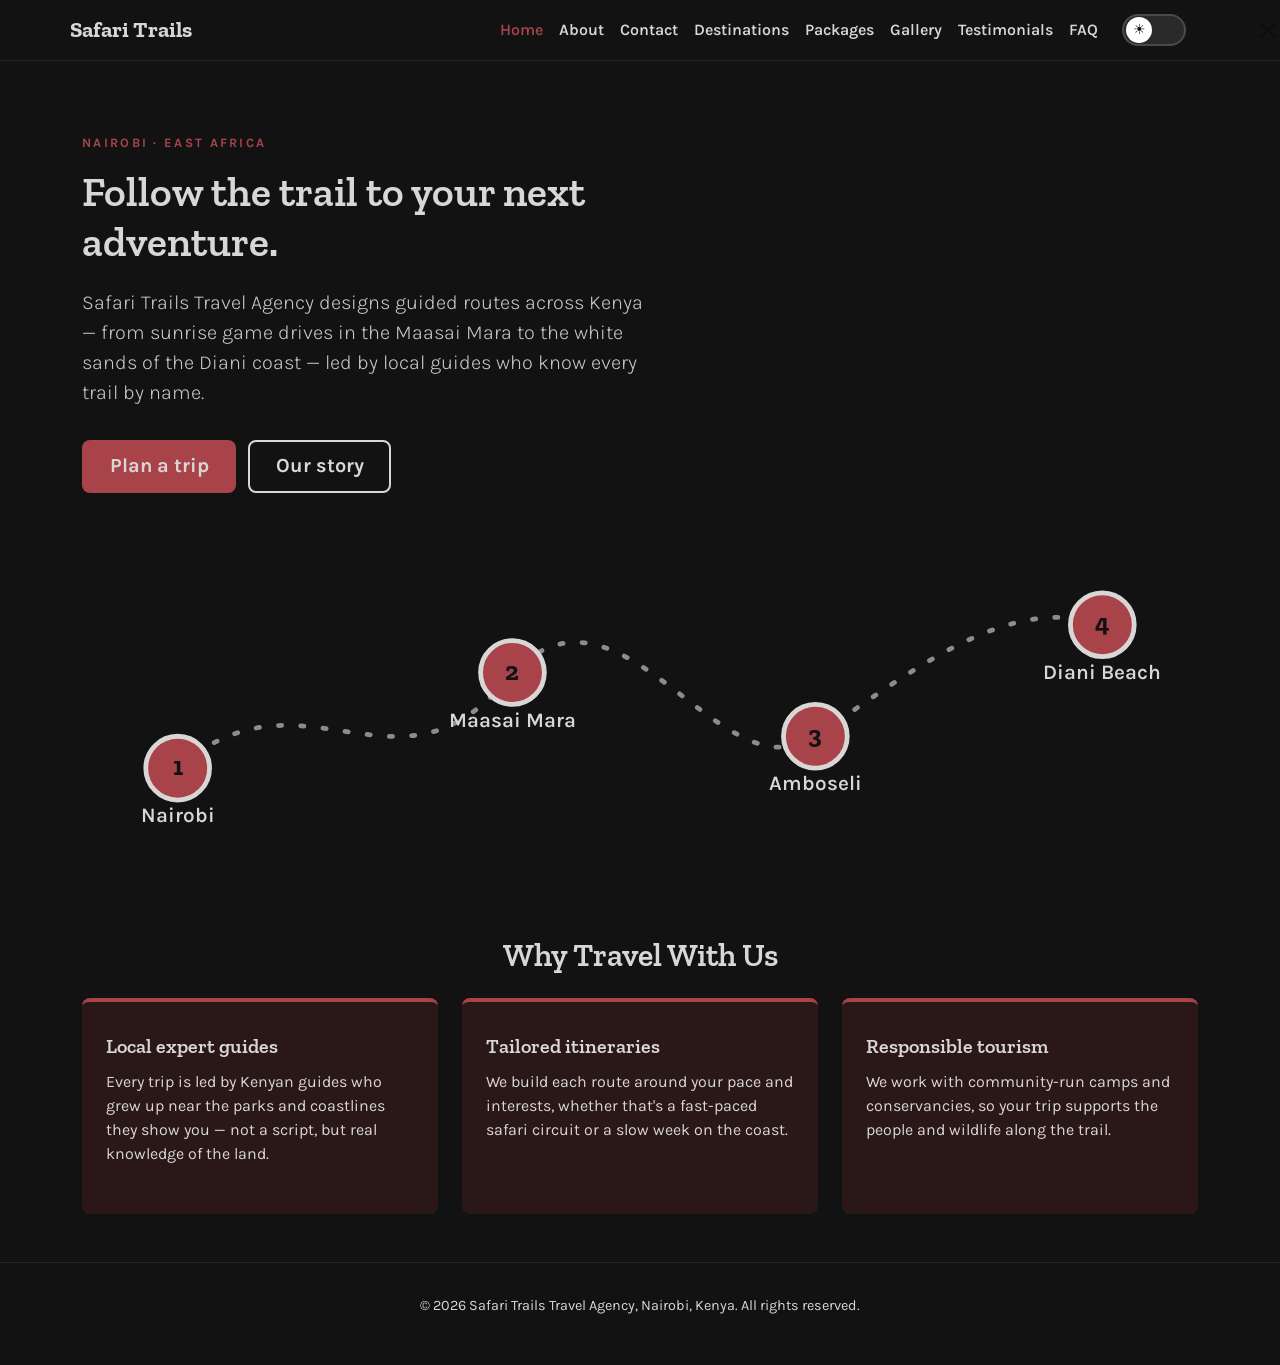
<file: index.html>
<!DOCTYPE html>
<html lang="en">
<head>
  <meta charset="UTF-8">
  <meta name="viewport" content="width=device-width, initial-scale=1.0">
  <title>Safari Trails Travel Agency | Kenya Safari &amp; Travel Specialists</title>
  <meta name="description" content="Safari Trails Travel Agency designs guided safari and getaway routes across Kenya, from the Maasai Mara to the Diani coast.">

  <!-- Bootstrap 5 -->
  <link href="https://cdn.jsdelivr.net/npm/bootstrap@5.3.3/dist/css/bootstrap.min.css" rel="stylesheet">

  <!-- Custom styles -->
  <link rel="stylesheet" href="css/style.css">
</head>
<body>

  <!-- Navigation -->
  <header>
    <nav class="navbar navbar-expand-lg navbar-dark sticky-top">
      <div class="container">
        <a class="navbar-brand" href="index.html">Safari Trails</a>
        <button class="navbar-toggler" type="button" data-bs-toggle="collapse" data-bs-target="#mainNav" aria-controls="mainNav" aria-expanded="false" aria-label="Toggle navigation">
          <span class="navbar-toggler-icon"></span>
        </button>
        <div class="collapse navbar-collapse" id="mainNav">
          <ul class="navbar-nav ms-auto">
            <li class="nav-item"><a class="nav-link active" aria-current="page" href="index.html">Home</a></li>
            <li class="nav-item"><a class="nav-link" href="about.html">About</a></li>
            <li class="nav-item"><a class="nav-link" href="contact.html">Contact</a></li>
            <li class="nav-item"><a class="nav-link" href="destinations.html">Destinations</a></li>
            <li class="nav-item"><a class="nav-link" href="packages.html">Packages</a></li>
            <li class="nav-item"><a class="nav-link" href="gallery.html">Gallery</a></li>
            <li class="nav-item"><a class="nav-link" href="testimonials.html">Testimonials</a></li>
            <li class="nav-item"><a class="nav-link" href="faq.html">FAQ</a></li>
          </ul>
        </div>

        <!-- Dark / light mode toggle switch -->
        <div class="theme-switch ms-3" id="themeToggle" role="button" aria-label="Toggle light and dark mode">
          <div class="theme-switch-track">
            <span class="theme-switch-thumb">
              <span class="theme-icon sun">&#9728;</span>
              <span class="theme-icon moon">&#9790;</span>
            </span>
          </div>
        </div>
      </div>
      <button type="button" class="btn-close" disabled aria-label="Close"></button>
    </nav>
  </header>

  <!-- Hero -->
  <section class="hero">
    <div class="container">
      <div class="row align-items-center">
        <div class="col-lg-7">
          <p class="eyebrow">Nairobi &middot; East Africa</p>
          <h1>Follow the trail to your next adventure.</h1>
          <p class="lead">
            Safari Trails Travel Agency designs guided routes across Kenya
            &mdash; from sunrise game drives in the Maasai Mara to the white
            sands of the Diani coast &mdash; led by local guides who know
            every trail by name.
          </p>
          <a href="contact.html" class="btn btn-trail btn-lg">Plan a trip</a>
          <a href="about.html" class="btn btn-trail-outline btn-lg">Our story</a>
        </div>
      </div>

      <!-- Signature element: the Safari Trails route map -->
      <svg class="trail-map" viewBox="0 0 700 200" xmlns="http://www.w3.org/2000/svg"
           role="img" aria-label="Route map showing the Safari Trails journey from Nairobi to the Maasai Mara, Amboseli and Diani Beach">
        <path class="trail-path" d="M60,150 C140,80 200,180 270,90 C340,20 400,170 460,130 C520,90 580,40 640,60" />
        <g class="trail-stop">
          <circle cx="60" cy="150" r="20"/>
          <text class="stop-number" x="60" y="151">1</text>
          <text class="stop-label" x="60" y="184">Nairobi</text>
        </g>
        <g class="trail-stop">
          <circle cx="270" cy="90" r="20"/>
          <text class="stop-number" x="270" y="91">2</text>
          <text class="stop-label" x="270" y="124">Maasai Mara</text>
        </g>
        <g class="trail-stop">
          <circle cx="460" cy="130" r="20"/>
          <text class="stop-number" x="460" y="131">3</text>
          <text class="stop-label" x="460" y="164">Amboseli</text>
        </g>
        <g class="trail-stop">
          <circle cx="640" cy="60" r="20"/>
          <text class="stop-number" x="640" y="61">4</text>
          <text class="stop-label" x="640" y="94">Diani Beach</text>
        </g>
      </svg>
    </div>
  </section>

  <!-- Why travel with us -->
  <section class="py-5">
    <div class="container">
      <h2 class="text-center mb-4">Why Travel With Us</h2>
      <div class="row g-4">
        <div class="col-md-4">
          <div class="value-card">
            <h3>Local expert guides</h3>
            <p>Every trip is led by Kenyan guides who grew up near the
              parks and coastlines they show you &mdash; not a script,
              but real knowledge of the land.</p>
          </div>
        </div>
        <div class="col-md-4">
          <div class="value-card">
            <h3>Tailored itineraries</h3>
            <p>We build each route around your pace and interests,
              whether that's a fast-paced safari circuit or a slow week
              on the coast.</p>
          </div>
        </div>
        <div class="col-md-4">
          <div class="value-card">
            <h3>Responsible tourism</h3>
            <p>We work with community-run camps and conservancies,
              so your trip supports the people and wildlife along
              the trail.</p>
          </div>
        </div>
      </div>
    </div>
  </section>

  <!-- Footer -->
  <footer>
    <div class="container">
      <p>&copy; 2026 Safari Trails Travel Agency, Nairobi, Kenya. All rights reserved.</p>
    </div>
  </footer>

  <!-- Bootstrap JS -->
  <script src="https://cdn.jsdelivr.net/npm/bootstrap@5.3.3/dist/js/bootstrap.bundle.min.js"></script>
  <script src="js/script.js"></script>
  
</body>
</html>
</file>
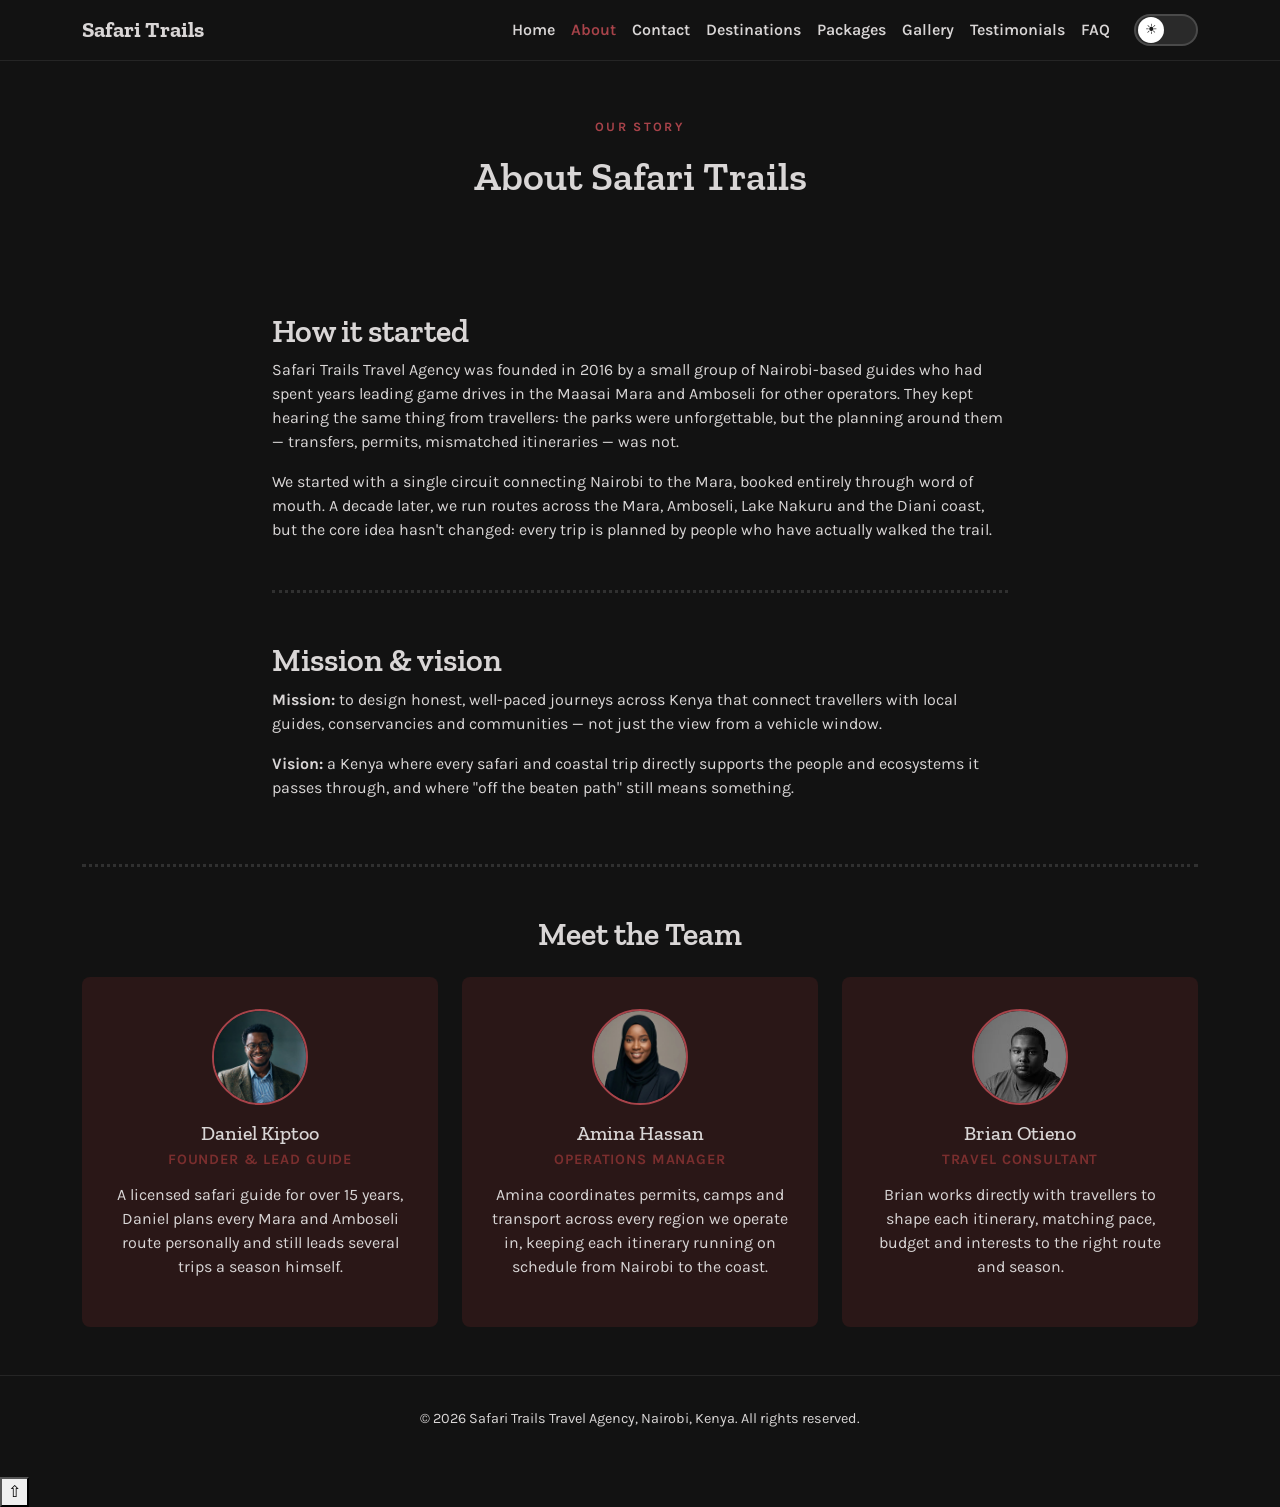
<file: about.html>
<!DOCTYPE html>
<html lang="en">
<head>
  <meta charset="UTF-8">
  <meta name="viewport" content="width=device-width, initial-scale=1.0">
  <title>About Us | Safari Trails Travel Agency</title>
  <meta name="description" content="Learn about Safari Trails Travel Agency, a Nairobi-based team designing guided safari and coastal routes across Kenya.">

  <!-- Bootstrap 5 CSS for responsive grid and components -->
  <link href="https://cdn.jsdelivr.net/npm/bootstrap@5.3.3/dist/css/bootstrap.min.css" rel="stylesheet">
  <!-- Custom Safari Trails styles -->
  <link rel="stylesheet" href="css/style.css">
</head>
<body>

  <!-- Site Header & Navigation -->
  <header>
    <nav class="navbar navbar-expand-lg navbar-dark sticky-top">
      <div class="container">

        <!-- Brand name links back to homepage -->
        <a class="navbar-brand" href="index.html">Safari Trails</a>

        <!-- Hamburger button — collapses navbar on mobile -->
        <button class="navbar-toggler" type="button" data-bs-toggle="collapse" data-bs-target="#mainNav" aria-controls="mainNav" aria-expanded="false" aria-label="Toggle navigation">
          <span class="navbar-toggler-icon"></span>
        </button>

        <!-- Navigation links — About is marked active on this page -->
        <div class="collapse navbar-collapse" id="mainNav">
          <ul class="navbar-nav ms-auto">
            <li class="nav-item"><a class="nav-link" href="index.html">Home</a></li>
            <li class="nav-item"><a class="nav-link active" aria-current="page" href="about.html">About</a></li>
            <li class="nav-item"><a class="nav-link" href="contact.html">Contact</a></li>
            <li class="nav-item"><a class="nav-link" href="destinations.html">Destinations</a></li>
            <li class="nav-item"><a class="nav-link" href="packages.html">Packages</a></li>
            <li class="nav-item"><a class="nav-link" href="gallery.html">Gallery</a></li>
            <li class="nav-item"><a class="nav-link" href="testimonials.html">Testimonials</a></li>
            <li class="nav-item"><a class="nav-link" href="faq.html">FAQ</a></li>
          </ul>
        </div>

        <!-- Dark / light mode toggle switch -->
        <div class="theme-switch ms-3" id="themeToggle" role="button" aria-label="Toggle light and dark mode">
          <div class="theme-switch-track">
            <span class="theme-switch-thumb">
              <span class="theme-icon sun">&#9728;</span>
              <span class="theme-icon moon">&#9790;</span>
            </span>
          </div>
        </div>

      </div>
    </nav>
  </header>

  <!-- Page Header Banner -->
  <section class="page-header">
    <div class="container">
      <p class="eyebrow">Our Story</p>
      <h1>About Safari Trails</h1>
    </div>
  </section>

  <!-- Main About Section -->
  <section class="py-5">
    <div class="container">

      <!-- Centred text column for the story and mission -->
      <div class="row justify-content-center">
        <div class="col-lg-8">

          <!-- How the agency was founded -->
          <h2>How it started</h2>
          <p>
            Safari Trails Travel Agency was founded in 2016 by a small group
            of Nairobi-based guides who had spent years leading game drives
            in the Maasai Mara and Amboseli for other operators. They kept
            hearing the same thing from travellers: the parks were
            unforgettable, but the planning around them &mdash; transfers,
            permits, mismatched itineraries &mdash; was not.
          </p>
          <p>
            We started with a single circuit connecting Nairobi to the Mara,
            booked entirely through word of mouth. A decade later, we run
            routes across the Mara, Amboseli, Lake Nakuru and the Diani
            coast, but the core idea hasn't changed: every trip is planned
            by people who have actually walked the trail.
          </p>

          <!-- Decorative divider line -->
          <hr class="trail-divider">

          <!-- Agency mission and vision statements -->
          <h2>Mission &amp; vision</h2>
          <p>
            <strong>Mission:</strong> to design honest, well-paced journeys
            across Kenya that connect travellers with local guides,
            conservancies and communities &mdash; not just the view from
            a vehicle window.
          </p>
          <p>
            <strong>Vision:</strong> a Kenya where every safari and coastal
            trip directly supports the people and ecosystems it passes
            through, and where "off the beaten path" still means something.
          </p>

        </div>
      </div>

      <!-- Decorative divider before team section -->
      <hr class="trail-divider">

      <!-- Team Section — 3 cards in a responsive grid -->
      <h2 class="text-center mb-4">Meet the Team</h2>
      <div class="row g-4 justify-content-center">

        <!-- Team member 1: Founder and Lead Guide -->
        <div class="col-md-4">
          <div class="team-card">
            <img src="images/image1 (1).jpg" alt="Daniel Kiptoo, Founder and Lead Guide" class="team-photo">
            <h3 class="h5 mb-1">Daniel Kiptoo</h3>
            <p class="role">Founder &amp; Lead Guide</p>
            <p>
              A licensed safari guide for over 15 years, Daniel plans every
              Mara and Amboseli route personally and still leads several
              trips a season himself.
            </p>
          </div>
        </div>

        <!-- Team member 2: Operations Manager -->
        <div class="col-md-4">
          <div class="team-card">
            <img src="images/image3.jpeg" alt="Amina Hassan, Operations Manager" class="team-photo">
            <h3 class="h5 mb-1">Amina Hassan</h3>
            <p class="role">Operations Manager</p>
            <p>
              Amina coordinates permits, camps and transport across every
              region we operate in, keeping each itinerary running on
              schedule from Nairobi to the coast.
            </p>
          </div>
        </div>

        <!-- Team member 3: Travel Consultant -->
        <div class="col-md-4">
          <div class="team-card">
            <img src="images/image2 (2).jpg" alt="Brian Otieno, Travel Consultant" class="team-photo">
            <h3 class="h5 mb-1">Brian Otieno</h3>
            <p class="role">Travel Consultant</p>
            <p>
              Brian works directly with travellers to shape each
              itinerary, matching pace, budget and interests to the
              right route and season.
            </p>
          </div>
        </div>

      </div>

    </div>
  </section>

  <!-- Site Footer -->
  <footer>
    <div class="container">
      <p>&copy; 2026 Safari Trails Travel Agency, Nairobi, Kenya. All rights reserved.</p>
    </div>
  </footer>

  <!-- Bootstrap JS — required for navbar collapse on mobile -->
  <script src="https://cdn.jsdelivr.net/npm/bootstrap@5.3.3/dist/js/bootstrap.bundle.min.js"></script>
  <!-- Custom JavaScript for form validation and filters -->
  <script src="js/script.js"></script>
  <!-- Back to top button — appears after scrolling down -->
<button id="backToTop" title="Back to top">&#8679;</button>
</body>
</html>
</file>
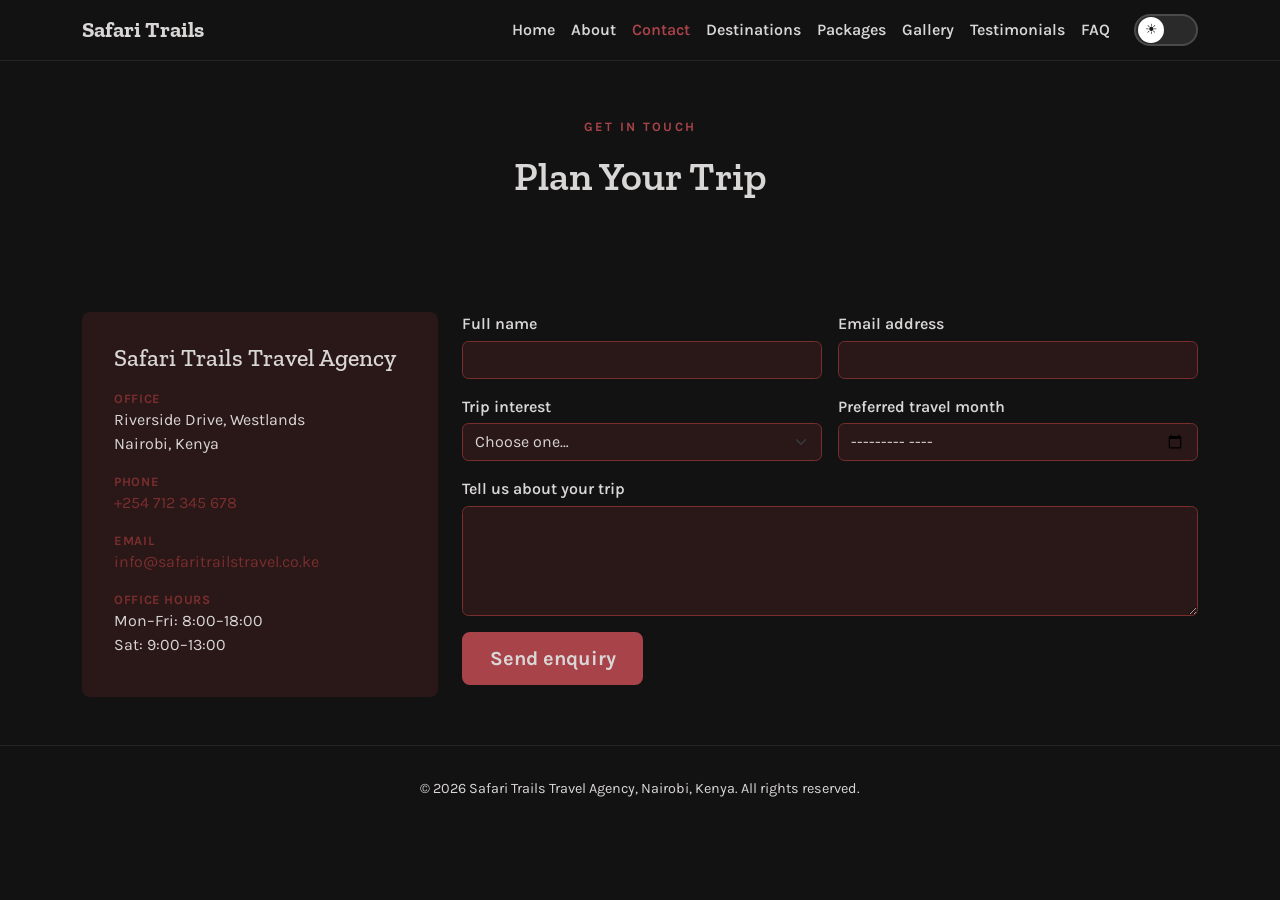
<file: contact.html>
<!DOCTYPE html>
<html lang="en">
<head>
  <meta charset="UTF-8">
  <meta name="viewport" content="width=device-width, initial-scale=1.0">
  <title>Contact Us | Safari Trails Travel Agency</title>
  <meta name="description" content="Get in touch with Safari Trails Travel Agency to plan a safari or coastal trip across Kenya.">

  <!-- Bootstrap 5 CSS for responsive grid and components -->
  <link href="https://cdn.jsdelivr.net/npm/bootstrap@5.3.3/dist/css/bootstrap.min.css" rel="stylesheet">
  <!-- Custom Safari Trails styles -->
  <link rel="stylesheet" href="css/style.css">
</head>
<body>

  <!-- Site Header & Navigation -->
  <header>
    <nav class="navbar navbar-expand-lg navbar-dark sticky-top">
      <div class="container">

        <!-- Brand name links back to homepage -->
        <a class="navbar-brand" href="index.html">Safari Trails</a>

        <!-- Hamburger button — collapses navbar on mobile -->
        <button class="navbar-toggler" type="button" data-bs-toggle="collapse" data-bs-target="#mainNav" aria-controls="mainNav" aria-expanded="false" aria-label="Toggle navigation">
          <span class="navbar-toggler-icon"></span>
        </button>

        <!-- Navigation links — Contact is marked active on this page -->
        <div class="collapse navbar-collapse" id="mainNav">
          <ul class="navbar-nav ms-auto">
            <li class="nav-item"><a class="nav-link" href="index.html">Home</a></li>
            <li class="nav-item"><a class="nav-link" href="about.html">About</a></li>
            <li class="nav-item"><a class="nav-link active" aria-current="page" href="contact.html">Contact</a></li>
            <li class="nav-item"><a class="nav-link" href="destinations.html">Destinations</a></li>
            <li class="nav-item"><a class="nav-link" href="packages.html">Packages</a></li>
            <li class="nav-item"><a class="nav-link" href="gallery.html">Gallery</a></li>
            <li class="nav-item"><a class="nav-link" href="testimonials.html">Testimonials</a></li>
            <li class="nav-item"><a class="nav-link" href="faq.html">FAQ</a></li>
          </ul>
        </div>

        <!-- Dark / light mode toggle switch -->
        <div class="theme-switch ms-3" id="themeToggle" role="button" aria-label="Toggle light and dark mode">
          <div class="theme-switch-track">
            <span class="theme-switch-thumb">
              <span class="theme-icon sun">&#9728;</span>
              <span class="theme-icon moon">&#9790;</span>
            </span>
          </div>
        </div>

      </div>
    </nav>
  </header>

  <!-- Page Header Banner -->
  <section class="page-header">
    <div class="container">
      <p class="eyebrow">Get In Touch</p>
      <h1>Plan Your Trip</h1>
    </div>
  </section>

  <!-- Contact Section — info card on the left, form on the right -->
  <section class="py-5">
    <div class="container">
      <div class="row g-4">

        <!-- Left column: office contact details -->
        <div class="col-lg-4">
          <div class="contact-info-card">
            <h2 class="h4">Safari Trails Travel Agency</h2>

            <!-- Definition list for contact details -->
            <dl class="mb-0">
              <dt>Office</dt>
              <dd>Riverside Drive, Westlands<br>Nairobi, Kenya</dd>

              <!-- Clickable phone number -->
              <dt>Phone</dt>
              <dd><a href="tel:+254712345678">+254 712 345 678</a></dd>

              <!-- Clickable email address -->
              <dt>Email</dt>
              <dd><a href="mailto:info@safaritrailstravel.co.ke">info@safaritrailstravel.co.ke</a></dd>

              <dt>Office Hours</dt>
              <dd>Mon&ndash;Fri: 8:00&ndash;18:00<br>Sat: 9:00&ndash;13:00</dd>
            </dl>
          </div>
        </div>

        <!-- Right column: enquiry form -->
        <!-- novalidate disables browser default validation so JS validation runs instead -->
        <div class="col-lg-8">
          <form class="contact-form" novalidate>
            <div class="row g-3">

              <!-- Full name field -->
              <div class="col-md-6">
                <label for="fullName" class="form-label">Full name</label>
                <input type="text" class="form-control" id="fullName" name="fullName" required>
              </div>

              <!-- Email address field -->
              <div class="col-md-6">
                <label for="email" class="form-label">Email address</label>
                <input type="email" class="form-control" id="email" name="email" required>
              </div>

              <!-- Trip interest dropdown -->
              <div class="col-md-6">
                <label for="tripInterest" class="form-label">Trip interest</label>
                <select class="form-select" id="tripInterest" name="tripInterest" required>
                  <option value="" selected disabled>Choose one&hellip;</option>
                  <option value="safari">Safari (Mara, Amboseli, Nakuru)</option>
                  <option value="coastal">Coastal (Diani, Lamu)</option>
                  <option value="mountain">Mountain &amp; highlands</option>
                  <option value="custom">Custom / not sure yet</option>
                </select>
              </div>

              <!-- Preferred travel month picker -->
              <div class="col-md-6">
                <label for="travelDate" class="form-label">Preferred travel month</label>
                <input type="month" class="form-control" id="travelDate" name="travelDate">
              </div>

              <!-- Free text message field -->
              <div class="col-12">
                <label for="message" class="form-label">Tell us about your trip</label>
                <textarea class="form-control" id="message" name="message" rows="4" required></textarea>
              </div>

              <!-- Submit button — triggers JS validation on click -->
              <div class="col-12">
                <button type="submit" class="btn btn-trail btn-lg">Send enquiry</button>
              </div>

            </div>
          </form>
        </div>

      </div>
    </div>
  </section>

  <!-- Site Footer -->
  <footer>
    <div class="container">
      <p>&copy; 2026 Safari Trails Travel Agency, Nairobi, Kenya. All rights reserved.</p>
    </div>
  </footer>

  <!-- Bootstrap JS — required for navbar collapse on mobile -->
  <script src="https://cdn.jsdelivr.net/npm/bootstrap@5.3.3/dist/js/bootstrap.bundle.min.js"></script>
  <!-- Custom JavaScript for form validation and filters -->
  <script src="js/script.js"></script>
  
</body>
</html>
</file>
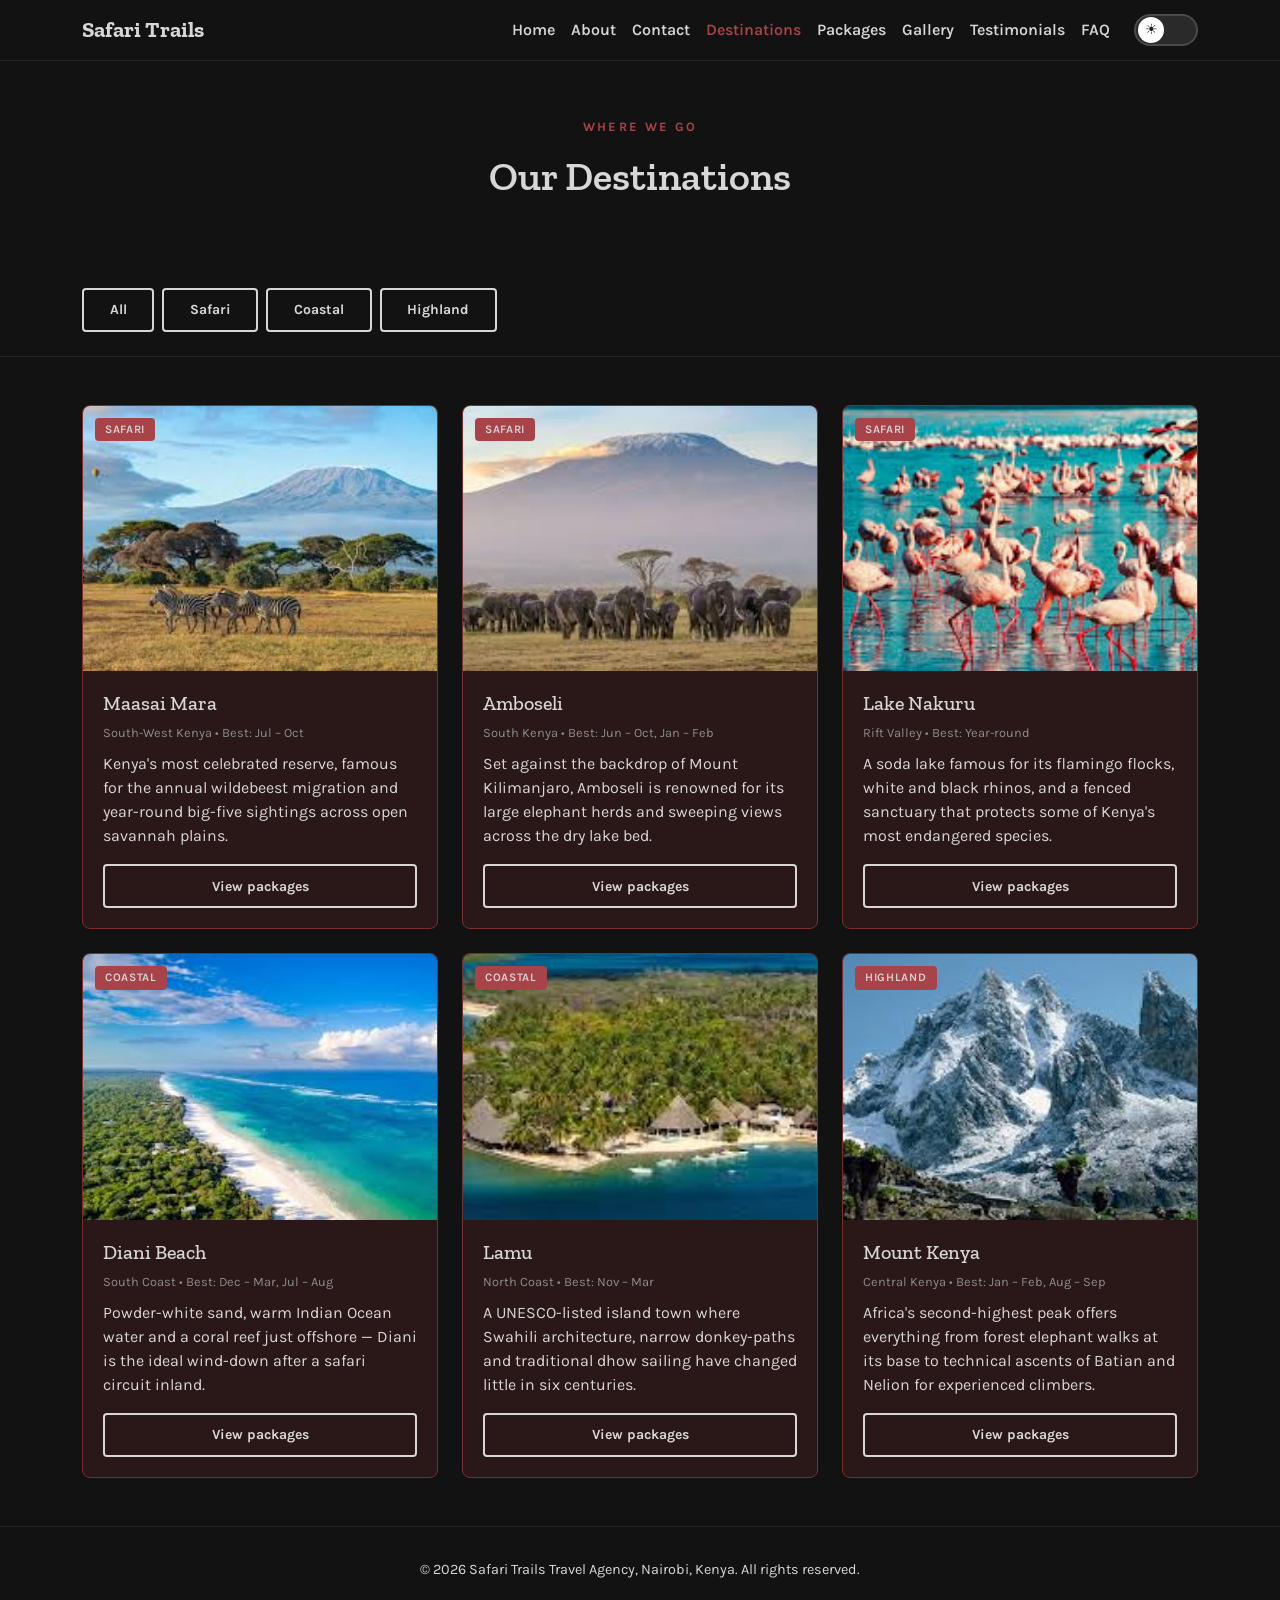
<file: destinations.html>
<!DOCTYPE html>
<html lang="en">
<head>
  <meta charset="UTF-8">
  <meta name="viewport" content="width=device-width, initial-scale=1.0">
  <title>Destinations | Safari Trails Travel Agency</title>
  <meta name="description" content="Explore Kenya's top safari and coastal destinations with Safari Trails — from the Maasai Mara to Diani Beach and Lake Nakuru.">

  <!-- Bootstrap 5 CSS for responsive grid and components -->
  <link href="https://cdn.jsdelivr.net/npm/bootstrap@5.3.3/dist/css/bootstrap.min.css" rel="stylesheet">
  <!-- Custom Safari Trails styles -->
  <link rel="stylesheet" href="css/style.css">
</head>
<body>

  <!-- Site Header & Navigation -->
  <header>
    <nav class="navbar navbar-expand-lg navbar-dark sticky-top">
      <div class="container">

        <!-- Brand name links back to homepage -->
        <a class="navbar-brand" href="index.html">Safari Trails</a>

        <!-- Hamburger button — collapses navbar on mobile -->
        <button class="navbar-toggler" type="button" data-bs-toggle="collapse" data-bs-target="#mainNav" aria-controls="mainNav" aria-expanded="false" aria-label="Toggle navigation">
          <span class="navbar-toggler-icon"></span>
        </button>

        <!-- Navigation links — Destinations is marked active on this page -->
        <div class="collapse navbar-collapse" id="mainNav">
          <ul class="navbar-nav ms-auto">
            <li class="nav-item"><a class="nav-link" href="index.html">Home</a></li>
            <li class="nav-item"><a class="nav-link" href="about.html">About</a></li>
            <li class="nav-item"><a class="nav-link" href="contact.html">Contact</a></li>
            <li class="nav-item"><a class="nav-link active" aria-current="page" href="destinations.html">Destinations</a></li>
            <li class="nav-item"><a class="nav-link" href="packages.html">Packages</a></li>
            <li class="nav-item"><a class="nav-link" href="gallery.html">Gallery</a></li>
            <li class="nav-item"><a class="nav-link" href="testimonials.html">Testimonials</a></li>
            <li class="nav-item"><a class="nav-link" href="faq.html">FAQ</a></li>
          </ul>
        </div>

        <!-- Dark / light mode toggle switch -->
        <div class="theme-switch ms-3" id="themeToggle" role="button" aria-label="Toggle light and dark mode">
          <div class="theme-switch-track">
            <span class="theme-switch-thumb">
              <span class="theme-icon sun">&#9728;</span>
              <span class="theme-icon moon">&#9790;</span>
            </span>
          </div>
        </div>

      </div>
    </nav>
  </header>

  <!-- Page Header Banner -->
  <section class="page-header">
    <div class="container">
      <p class="eyebrow">Where We Go</p>
      <h1>Our Destinations</h1>
    </div>
  </section>

  <!-- Filter buttons — lets users filter cards by category -->
  <section class="py-4 bg-light border-bottom">
    <div class="container">
      <div class="d-flex flex-wrap gap-2" id="destinationFilters">
        <!-- All button is active by default -->
        <button class="btn btn-trail btn-sm filter-btn active" data-filter="all">All</button>
        <button class="btn btn-trail-outline btn-sm filter-btn" data-filter="safari">Safari</button>
        <button class="btn btn-trail-outline btn-sm filter-btn" data-filter="coastal">Coastal</button>
        <button class="btn btn-trail-outline btn-sm filter-btn" data-filter="highland">Highland</button>
      </div>
    </div>
  </section>

  <!-- Destinations Grid — 6 cards filtered by data-category -->
  <section class="py-5">
    <div class="container">
      <div class="row g-4" id="destinationGrid">

        <!-- Card 1: Maasai Mara — Safari -->
        <div class="col-md-6 col-lg-4 destination-card-wrapper" data-category="safari">
          <div class="destination-card">
            <div class="destination-img-wrap">
              <img src="images/mara.jpg" alt="Wildebeest crossing the Maasai Mara river at dawn" class="destination-img">
              <span class="destination-badge">Safari</span>
            </div>
            <div class="destination-body">
              <h2 class="h5">Maasai Mara</h2>
              <p class="destination-meta">South-West Kenya &bull; Best: Jul – Oct</p>
              <p>Kenya's most celebrated reserve, famous for the annual wildebeest migration and year-round big-five sightings across open savannah plains.</p>
              <a href="packages.html" class="btn btn-trail-outline btn-sm">View packages</a>
            </div>
          </div>
        </div>

        <!-- Card 2: Amboseli — Safari -->
        <div class="col-md-6 col-lg-4 destination-card-wrapper" data-category="safari">
          <div class="destination-card">
            <div class="destination-img-wrap">
              <img src="images/amboseli.jpg" alt="Elephants walking below Mount Kilimanjaro in Amboseli" class="destination-img">
              <span class="destination-badge">Safari</span>
            </div>
            <div class="destination-body">
              <h2 class="h5">Amboseli</h2>
              <p class="destination-meta">South Kenya &bull; Best: Jun – Oct, Jan – Feb</p>
              <p>Set against the backdrop of Mount Kilimanjaro, Amboseli is renowned for its large elephant herds and sweeping views across the dry lake bed.</p>
              <a href="packages.html" class="btn btn-trail-outline btn-sm">View packages</a>
            </div>
          </div>
        </div>

        <!-- Card 3: Lake Nakuru — Safari -->
        <div class="col-md-6 col-lg-4 destination-card-wrapper" data-category="safari">
          <div class="destination-card">
            <div class="destination-img-wrap">
              <img src="images/nakuru.jpg" alt="Flamingos on the shores of Lake Nakuru" class="destination-img">
              <span class="destination-badge">Safari</span>
            </div>
            <div class="destination-body">
              <h2 class="h5">Lake Nakuru</h2>
              <p class="destination-meta">Rift Valley &bull; Best: Year-round</p>
              <p>A soda lake famous for its flamingo flocks, white and black rhinos, and a fenced sanctuary that protects some of Kenya's most endangered species.</p>
              <a href="packages.html" class="btn btn-trail-outline btn-sm">View packages</a>
            </div>
          </div>
        </div>

        <!-- Card 4: Diani Beach — Coastal -->
        <div class="col-md-6 col-lg-4 destination-card-wrapper" data-category="coastal">
          <div class="destination-card">
            <div class="destination-img-wrap">
              <img src="images/diani.jpg" alt="White sand beach and palm trees at Diani Beach" class="destination-img">
              <span class="destination-badge">Coastal</span>
            </div>
            <div class="destination-body">
              <h2 class="h5">Diani Beach</h2>
              <p class="destination-meta">South Coast &bull; Best: Dec – Mar, Jul – Aug</p>
              <p>Powder-white sand, warm Indian Ocean water and a coral reef just offshore — Diani is the ideal wind-down after a safari circuit inland.</p>
              <a href="packages.html" class="btn btn-trail-outline btn-sm">View packages</a>
            </div>
          </div>
        </div>

        <!-- Card 5: Lamu — Coastal -->
        <div class="col-md-6 col-lg-4 destination-card-wrapper" data-category="coastal">
          <div class="destination-card">
            <div class="destination-img-wrap">
              <img src="images/lamu.jpg" alt="Dhow boats on the water in Lamu Old Town" class="destination-img">
              <span class="destination-badge">Coastal</span>
            </div>
            <div class="destination-body">
              <h2 class="h5">Lamu</h2>
              <p class="destination-meta">North Coast &bull; Best: Nov – Mar</p>
              <p>A UNESCO-listed island town where Swahili architecture, narrow donkey-paths and traditional dhow sailing have changed little in six centuries.</p>
              <a href="packages.html" class="btn btn-trail-outline btn-sm">View packages</a>
            </div>
          </div>
        </div>

        <!-- Card 6: Mount Kenya — Highland -->
        <div class="col-md-6 col-lg-4 destination-card-wrapper" data-category="highland">
          <div class="destination-card">
            <div class="destination-img-wrap">
              <img src="images/mount-kenya.jpg" alt="Mount Kenya peak above moorland" class="destination-img">
              <span class="destination-badge">Highland</span>
            </div>
            <div class="destination-body">
              <h2 class="h5">Mount Kenya</h2>
              <p class="destination-meta">Central Kenya &bull; Best: Jan – Feb, Aug – Sep</p>
              <p>Africa's second-highest peak offers everything from forest elephant walks at its base to technical ascents of Batian and Nelion for experienced climbers.</p>
              <a href="packages.html" class="btn btn-trail-outline btn-sm">View packages</a>
            </div>
          </div>
        </div>

      </div>
    </div>
  </section>

  <!-- Site Footer -->
  <footer>
    <div class="container">
      <p>&copy; 2026 Safari Trails Travel Agency, Nairobi, Kenya. All rights reserved.</p>
    </div>
  </footer>

  <!-- Bootstrap JS — required for navbar collapse on mobile -->
  <script src="https://cdn.jsdelivr.net/npm/bootstrap@5.3.3/dist/js/bootstrap.bundle.min.js"></script>
  <!-- Custom JavaScript for filter functionality -->
  <script src="js/script.js"></script>
  
</body>
</html>
</file>
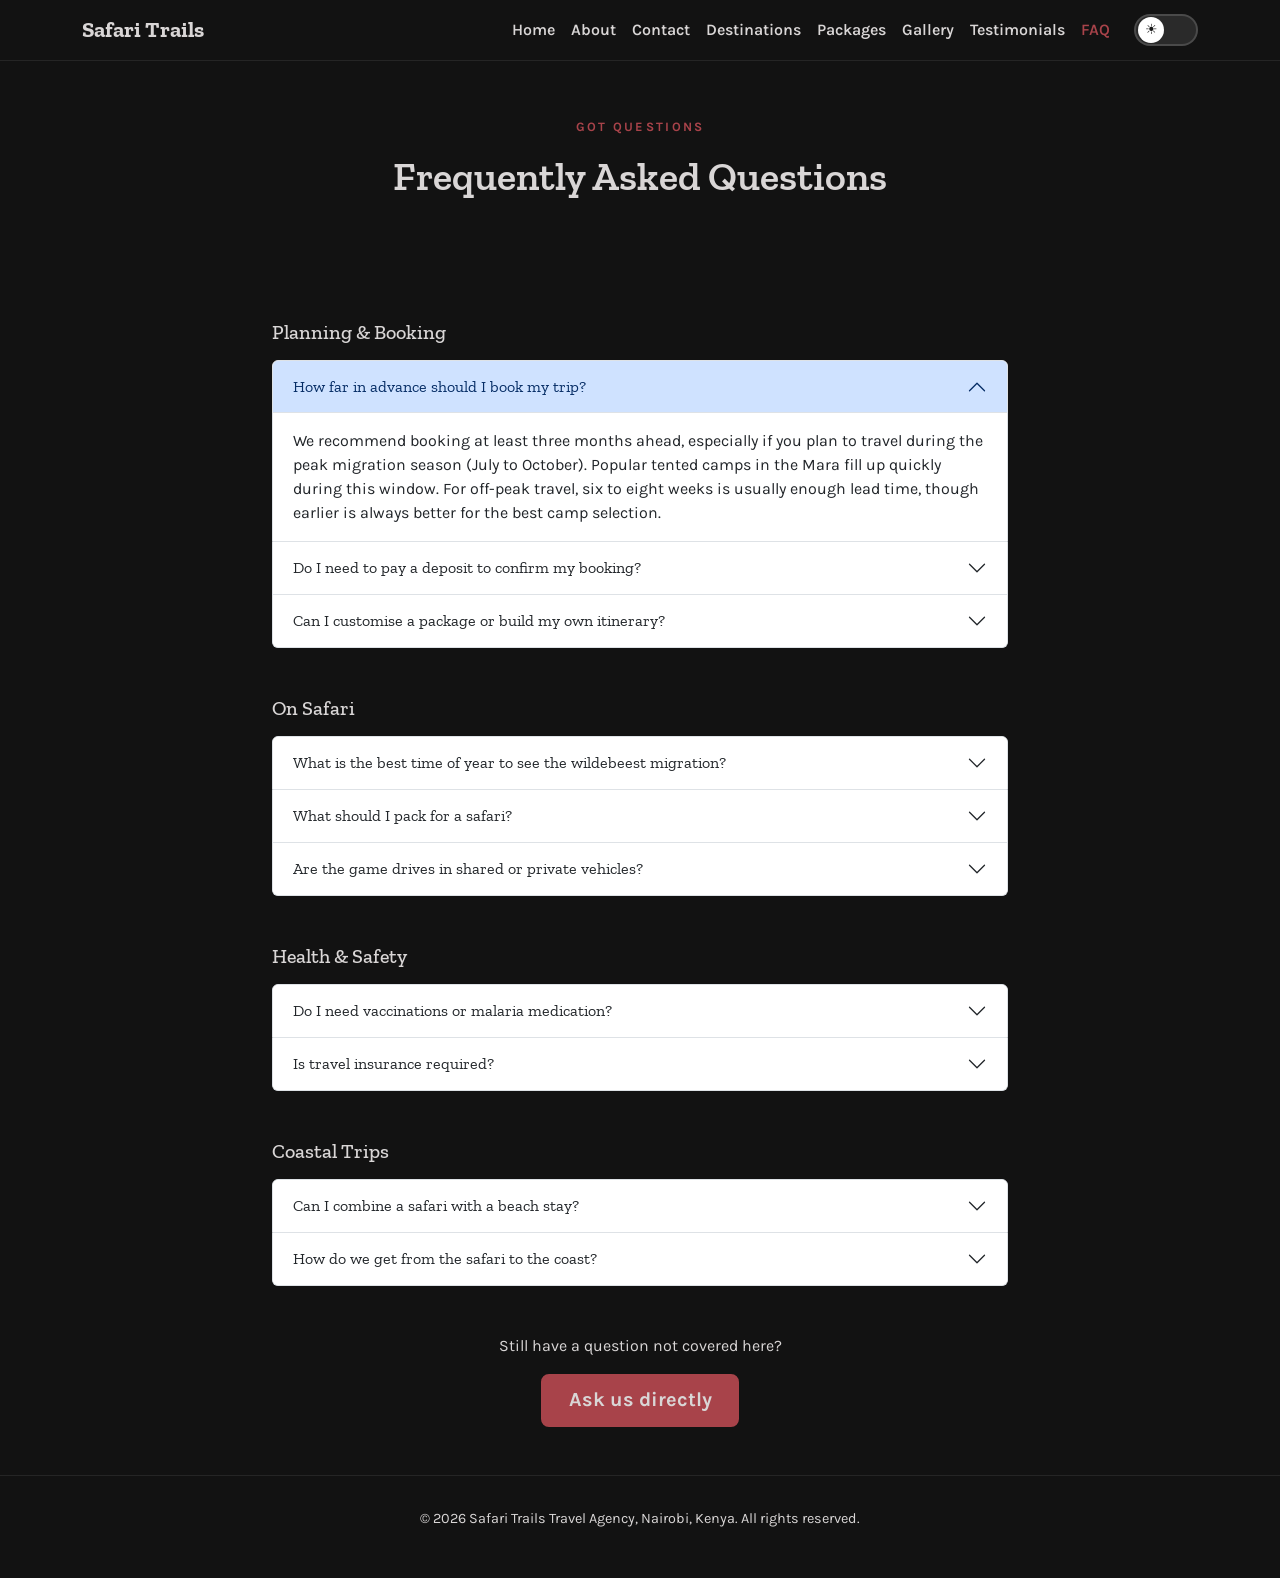
<file: faq.html>
<!DOCTYPE html>
<html lang="en">
<head>
  <meta charset="UTF-8">
  <meta name="viewport" content="width=device-width, initial-scale=1.0">
  <title>FAQ | Safari Trails Travel Agency</title>
  <meta name="description" content="Answers to the most common questions about planning a safari or coastal trip with Safari Trails Travel Agency.">

  <!-- Bootstrap 5 CSS for responsive layout and accordion component -->
  <link href="https://cdn.jsdelivr.net/npm/bootstrap@5.3.3/dist/css/bootstrap.min.css" rel="stylesheet">
  <!-- Custom Safari Trails styles -->
  <link rel="stylesheet" href="css/style.css">
</head>
<body>

  <!-- ── Site Header & Navigation ── -->
  <header>
    <nav class="navbar navbar-expand-lg navbar-dark sticky-top">
      <div class="container">

        <!-- Brand name links back to homepage -->
        <a class="navbar-brand" href="index.html">Safari Trails</a>

        <!-- Hamburger button — shows on mobile when navbar collapses -->
        <button class="navbar-toggler" type="button" data-bs-toggle="collapse" data-bs-target="#mainNav" aria-controls="mainNav" aria-expanded="false" aria-label="Toggle navigation">
          <span class="navbar-toggler-icon"></span>
        </button>

        <!-- Navigation links — FAQ is marked active on this page -->
        <div class="collapse navbar-collapse" id="mainNav">
          <ul class="navbar-nav ms-auto">
            <li class="nav-item"><a class="nav-link" href="index.html">Home</a></li>
            <li class="nav-item"><a class="nav-link" href="about.html">About</a></li>
            <li class="nav-item"><a class="nav-link" href="contact.html">Contact</a></li>
            <li class="nav-item"><a class="nav-link" href="destinations.html">Destinations</a></li>
            <li class="nav-item"><a class="nav-link" href="packages.html">Packages</a></li>
            <li class="nav-item"><a class="nav-link" href="gallery.html">Gallery</a></li>
            <li class="nav-item"><a class="nav-link" href="testimonials.html">Testimonials</a></li>
            <li class="nav-item"><a class="nav-link active" aria-current="page" href="faq.html">FAQ</a></li>
          </ul>
        </div>

        <!-- Dark / light mode toggle switch -->
        <div class="theme-switch ms-3" id="themeToggle" role="button" aria-label="Toggle light and dark mode">
          <div class="theme-switch-track">
            <span class="theme-switch-thumb">
              <span class="theme-icon sun">&#9728;</span>
              <span class="theme-icon moon">&#9790;</span>
            </span>
          </div>
        </div>

      </div>
    </nav>
  </header>
  <!-- End Header -->

  <!-- ── Page Header Banner ── -->
  <section class="page-header">
    <div class="container">
      <p class="eyebrow">Got Questions</p>
      <h1>Frequently Asked Questions</h1>
    </div>
  </section>
  <!-- End Page Header -->

  <!-- ── FAQ Section ── -->
  <section class="py-5">
    <div class="container">

      <!-- Centred single column layout for readability -->
      <div class="row justify-content-center">
        <div class="col-lg-8">

          <!-- ── Section 1: Planning & Booking ── -->
          <h2 class="h5 mb-3 mt-2">Planning &amp; Booking</h2>

          <!-- Accordion — only one answer open at a time -->
          <div class="accordion" id="faqBooking">

            <!-- Question 1: How far in advance to book -->
            <div class="accordion-item">
              <h3 class="accordion-header" id="q1-head">
                <!-- This question starts open by default -->
                <button class="accordion-button" type="button" data-bs-toggle="collapse"
                        data-bs-target="#q1" aria-expanded="true" aria-controls="q1">
                  How far in advance should I book my trip?
                </button>
              </h3>
              <div id="q1" class="accordion-collapse collapse show" aria-labelledby="q1-head" data-bs-parent="#faqBooking">
                <div class="accordion-body">
                  We recommend booking at least three months ahead, especially if you plan to travel
                  during the peak migration season (July to October). Popular tented camps in the Mara
                  fill up quickly during this window. For off-peak travel, six to eight weeks is usually
                  enough lead time, though earlier is always better for the best camp selection.
                </div>
              </div>
            </div>

            <!-- Question 2: Deposit and payment terms -->
            <div class="accordion-item">
              <h3 class="accordion-header" id="q2-head">
                <button class="accordion-button collapsed" type="button" data-bs-toggle="collapse"
                        data-bs-target="#q2" aria-expanded="false" aria-controls="q2">
                  Do I need to pay a deposit to confirm my booking?
                </button>
              </h3>
              <div id="q2" class="accordion-collapse collapse" aria-labelledby="q2-head" data-bs-parent="#faqBooking">
                <div class="accordion-body">
                  Yes. We require a 30% deposit to secure your dates and reserve your camp or lodge.
                  The remaining balance is due 45 days before your departure. For bookings made within
                  45 days of travel, full payment is required at the time of confirmation. We accept
                  bank transfer and major credit cards.
                </div>
              </div>
            </div>

            <!-- Question 3: Custom itinerary — links to contact page -->
            <div class="accordion-item">
              <h3 class="accordion-header" id="q3-head">
                <button class="accordion-button collapsed" type="button" data-bs-toggle="collapse"
                        data-bs-target="#q3" aria-expanded="false" aria-controls="q3">
                  Can I customise a package or build my own itinerary?
                </button>
              </h3>
              <div id="q3" class="accordion-collapse collapse" aria-labelledby="q3-head" data-bs-parent="#faqBooking">
                <div class="accordion-body">
                  Absolutely. Our listed packages are starting points, not fixed products. Brian, our
                  travel consultant, works with you directly to adjust dates, destinations, pace and
                  budget. Get in touch via the <a href="contact.html">contact page</a> and we'll put
                  together a tailored itinerary at no extra planning fee.
                </div>
              </div>
            </div>

          </div>
          <!-- End Planning & Booking accordion -->

          <!-- ── Section 2: On Safari ── -->
          <h2 class="h5 mb-3 mt-5">On Safari</h2>

          <!-- Accordion — only one answer open at a time -->
          <div class="accordion" id="faqSafari">

            <!-- Question 4: Best time to see the migration -->
            <div class="accordion-item">
              <h3 class="accordion-header" id="q4-head">
                <button class="accordion-button collapsed" type="button" data-bs-toggle="collapse"
                        data-bs-target="#q4" aria-expanded="false" aria-controls="q4">
                  What is the best time of year to see the wildebeest migration?
                </button>
              </h3>
              <div id="q4" class="accordion-collapse collapse" aria-labelledby="q4-head" data-bs-parent="#faqSafari">
                <div class="accordion-body">
                  The Mara River crossings — the most dramatic part of the migration — typically happen
                  between late July and early October. However, the exact timing shifts each year
                  depending on rainfall patterns in Tanzania's Serengeti. We monitor conditions closely
                  and can advise on the best window for your specific travel dates.
                </div>
              </div>
            </div>

            <!-- Question 5: What to pack for a safari -->
            <div class="accordion-item">
              <h3 class="accordion-header" id="q5-head">
                <button class="accordion-button collapsed" type="button" data-bs-toggle="collapse"
                        data-bs-target="#q5" aria-expanded="false" aria-controls="q5">
                  What should I pack for a safari?
                </button>
              </h3>
              <div id="q5" class="accordion-collapse collapse" aria-labelledby="q5-head" data-bs-parent="#faqSafari">
                <div class="accordion-body">
                  Light, neutral-coloured clothing (khaki, olive, tan) works best — avoid bright colours
                  and white, which attract insects and stand out in the bush. Essentials include a wide-brim
                  hat, sunscreen, insect repellent, a light fleece for early morning drives, and
                  binoculars. A full packing list is sent with every booking confirmation.
                </div>
              </div>
            </div>

            <!-- Question 6: Shared vs private game drive vehicles -->
            <div class="accordion-item">
              <h3 class="accordion-header" id="q6-head">
                <button class="accordion-button collapsed" type="button" data-bs-toggle="collapse"
                        data-bs-target="#q6" aria-expanded="false" aria-controls="q6">
                  Are the game drives in shared or private vehicles?
                </button>
              </h3>
              <div id="q6" class="accordion-collapse collapse" aria-labelledby="q6-head" data-bs-parent="#faqSafari">
                <div class="accordion-body">
                  All our standard packages use private 4x4 vehicles — you will not be sharing a vehicle
                  with strangers. Each vehicle carries a maximum of six guests. Private vehicles mean your
                  guide can spend as long as you like at any sighting and adapt the route to your
                  interests on the day.
                </div>
              </div>
            </div>

          </div>
          <!-- End On Safari accordion -->

          <!-- ── Section 3: Health & Safety ── -->
          <h2 class="h5 mb-3 mt-5">Health &amp; Safety</h2>

          <!-- Accordion — only one answer open at a time -->
          <div class="accordion" id="faqHealth">

            <!-- Question 7: Vaccinations and malaria medication -->
            <div class="accordion-item">
              <h3 class="accordion-header" id="q7-head">
                <button class="accordion-button collapsed" type="button" data-bs-toggle="collapse"
                        data-bs-target="#q7" aria-expanded="false" aria-controls="q7">
                  Do I need vaccinations or malaria medication?
                </button>
              </h3>
              <div id="q7" class="accordion-collapse collapse" aria-labelledby="q7-head" data-bs-parent="#faqHealth">
                <div class="accordion-body">
                  Yellow fever vaccination is required if you are arriving from a country with risk of
                  transmission. Anti-malaria medication is strongly recommended for safari destinations.
                  We advise consulting a travel health clinic or your doctor at least six weeks before
                  departure for personalised medical advice based on your itinerary and health history.
                </div>
              </div>
            </div>

            <!-- Question 8: Travel insurance requirement -->
            <div class="accordion-item">
              <h3 class="accordion-header" id="q8-head">
                <button class="accordion-button collapsed" type="button" data-bs-toggle="collapse"
                        data-bs-target="#q8" aria-expanded="false" aria-controls="q8">
                  Is travel insurance required?
                </button>
              </h3>
              <div id="q8" class="accordion-collapse collapse" aria-labelledby="q8-head" data-bs-parent="#faqHealth">
                <div class="accordion-body">
                  Travel insurance is not optional — it is a condition of booking with Safari Trails.
                  Your policy must cover emergency medical evacuation, trip cancellation and personal
                  liability. We recommend a policy that specifically covers safari activities and remote
                  area coverage. We can suggest reputable providers if needed.
                </div>
              </div>
            </div>

          </div>
          <!-- End Health & Safety accordion -->

          <!-- ── Section 4: Coastal Trips ── -->
          <h2 class="h5 mb-3 mt-5">Coastal Trips</h2>

          <!-- Accordion — only one answer open at a time -->
          <div class="accordion" id="faqCoastal">

            <!-- Question 9: Combining safari with beach stay -->
            <div class="accordion-item">
              <h3 class="accordion-header" id="q9-head">
                <button class="accordion-button collapsed" type="button" data-bs-toggle="collapse"
                        data-bs-target="#q9" aria-expanded="false" aria-controls="q9">
                  Can I combine a safari with a beach stay?
                </button>
              </h3>
              <div id="q9" class="accordion-collapse collapse" aria-labelledby="q9-head" data-bs-parent="#faqCoastal">
                <div class="accordion-body">
                  Yes — and we highly recommend it. The most popular combination is three to five days
                  on safari followed by two to three nights at Diani Beach. The contrast works well:
                  the coast gives you time to rest after the early morning game drive schedule. Our
                  Ultimate Kenya package is built around exactly this combination.
                </div>
              </div>
            </div>

            <!-- Question 10: Transport from safari to coast -->
            <div class="accordion-item">
              <h3 class="accordion-header" id="q10-head">
                <button class="accordion-button collapsed" type="button" data-bs-toggle="collapse"
                        data-bs-target="#q10" aria-expanded="false" aria-controls="q10">
                  How do we get from the safari to the coast?
                </button>
              </h3>
              <div id="q10" class="accordion-collapse collapse" aria-labelledby="q10-head" data-bs-parent="#faqCoastal">
                <div class="accordion-body">
                  For most combined packages we arrange a short domestic flight from Nairobi Wilson
                  Airport to Ukunda airstrip near Diani — the flight takes about an hour. Road transfers
                  to Mombasa or Malindi are also available if you prefer. All inter-destination
                  transfers are included in combined package prices.
                </div>
              </div>
            </div>

          </div>
          <!-- End Coastal Trips accordion -->

          <!-- Call to action — sends unanswered questions to the contact page -->
          <div class="text-center mt-5">
            <p class="mb-3">Still have a question not covered here?</p>
            <a href="contact.html" class="btn btn-trail btn-lg">Ask us directly</a>
          </div>

        </div>
      </div>
    </div>
  </section>
  <!-- End FAQ Section -->

  <!-- ── Site Footer ── -->
  <footer>
    <div class="container">
      <p>&copy; 2026 Safari Trails Travel Agency, Nairobi, Kenya. All rights reserved.</p>
    </div>
  </footer>
  <!-- End Footer -->

  <!-- Bootstrap JS — required for accordion open/close behaviour -->
  <script src="https://cdn.jsdelivr.net/npm/bootstrap@5.3.3/dist/js/bootstrap.bundle.min.js"></script>
  <!-- Custom JavaScript for form validation and filters -->
  <script src="js/script.js"></script>
  
</body>
</html>
</file>
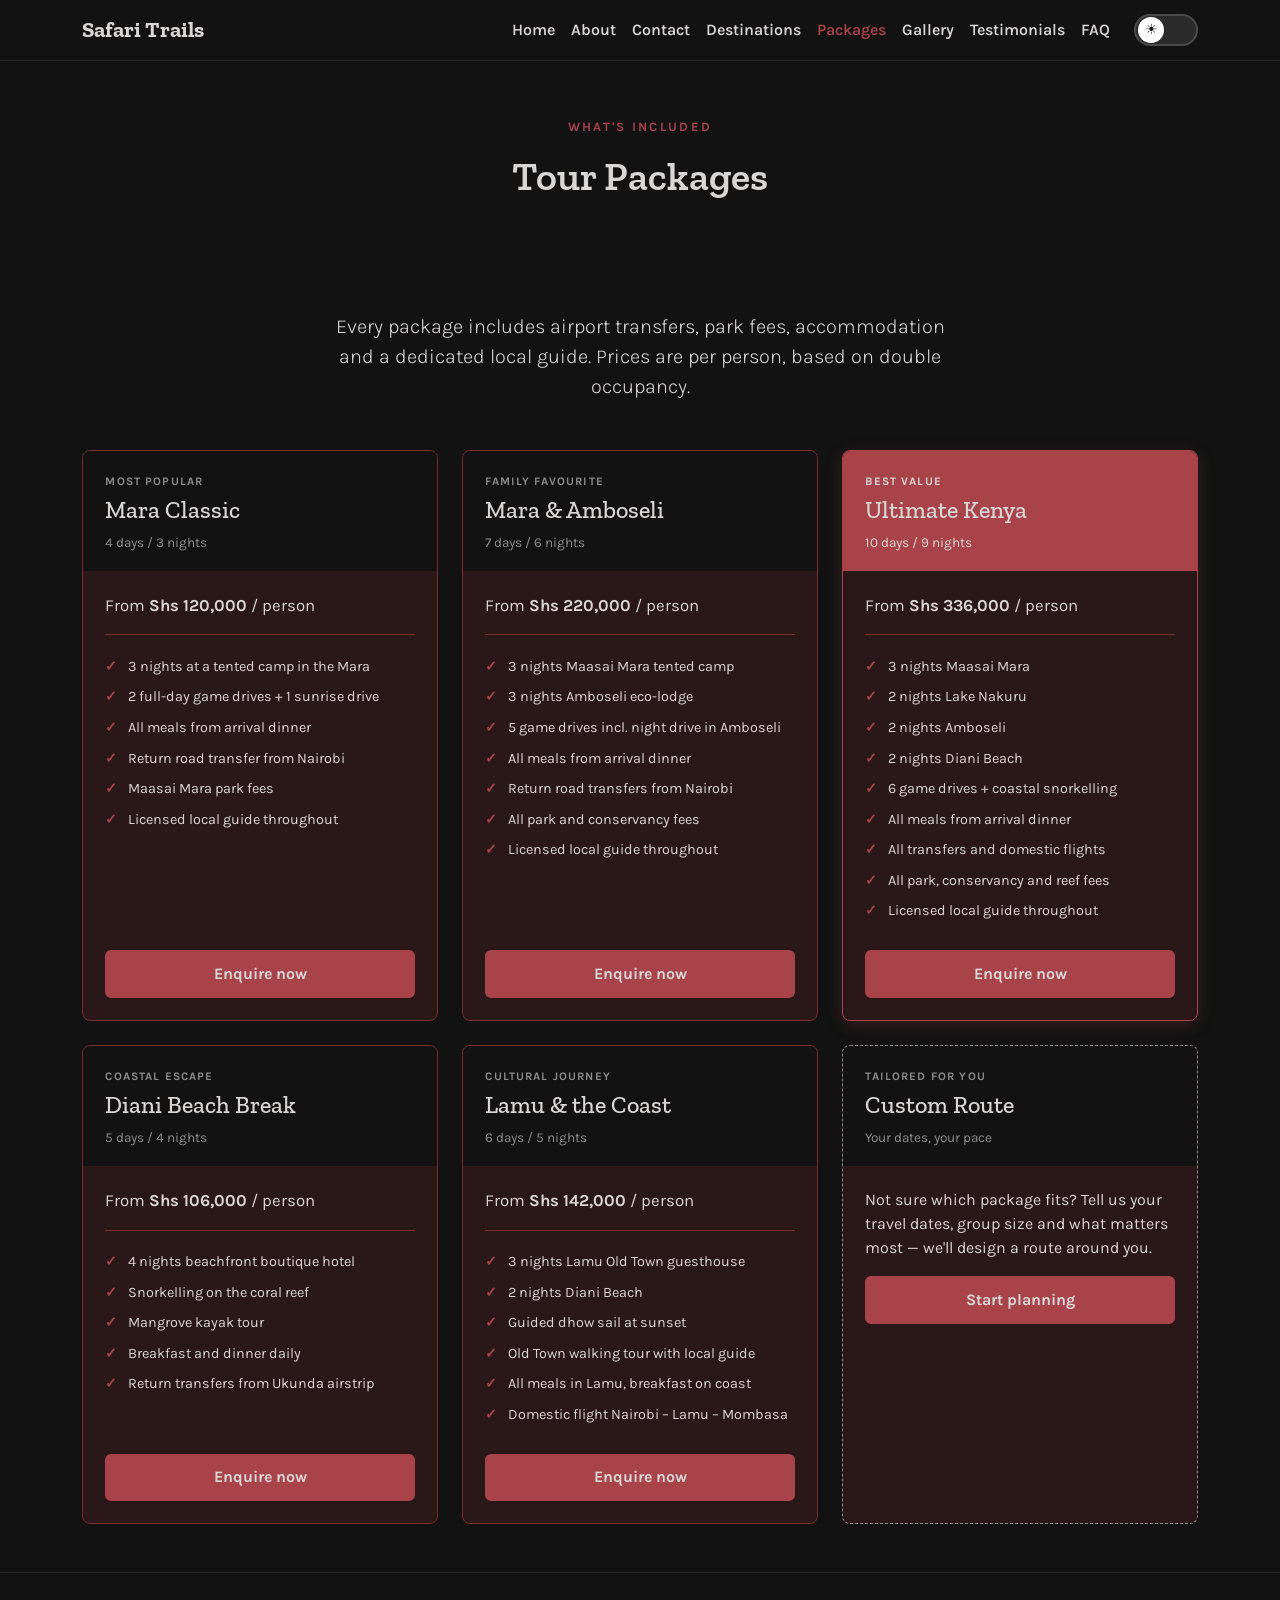
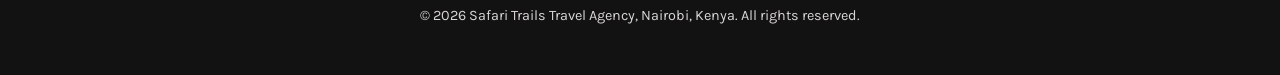
<file: packages.html>
<!DOCTYPE html>
<html lang="en">
<head>
  <meta charset="UTF-8">
  <meta name="viewport" content="width=device-width, initial-scale=1.0">
  <title>Tour Packages | Safari Trails Travel Agency</title>
  <meta name="description" content="Browse Safari Trails' curated Kenya tour packages — safari circuits, coastal getaways and combined routes at a range of budgets.">

  <!-- Bootstrap 5 CSS for responsive grid and components -->
  <link href="https://cdn.jsdelivr.net/npm/bootstrap@5.3.3/dist/css/bootstrap.min.css" rel="stylesheet">
  <!-- Custom Safari Trails styles -->
  <link rel="stylesheet" href="css/style.css">
</head>
<body>

  <!-- Site Header & Navigation -->
  <header>
    <nav class="navbar navbar-expand-lg navbar-dark sticky-top">
      <div class="container">

        <!-- Brand name links back to homepage -->
        <a class="navbar-brand" href="index.html">Safari Trails</a>

        <!-- Hamburger button — collapses navbar on mobile -->
        <button class="navbar-toggler" type="button" data-bs-toggle="collapse" data-bs-target="#mainNav" aria-controls="mainNav" aria-expanded="false" aria-label="Toggle navigation">
          <span class="navbar-toggler-icon"></span>
        </button>

        <!-- Navigation links — Packages is marked active on this page -->
        <div class="collapse navbar-collapse" id="mainNav">
          <ul class="navbar-nav ms-auto">
            <li class="nav-item"><a class="nav-link" href="index.html">Home</a></li>
            <li class="nav-item"><a class="nav-link" href="about.html">About</a></li>
            <li class="nav-item"><a class="nav-link" href="contact.html">Contact</a></li>
            <li class="nav-item"><a class="nav-link" href="destinations.html">Destinations</a></li>
            <li class="nav-item"><a class="nav-link active" aria-current="page" href="packages.html">Packages</a></li>
            <li class="nav-item"><a class="nav-link" href="gallery.html">Gallery</a></li>
            <li class="nav-item"><a class="nav-link" href="testimonials.html">Testimonials</a></li>
            <li class="nav-item"><a class="nav-link" href="faq.html">FAQ</a></li>
          </ul>
        </div>

        <!-- Dark / light mode toggle switch -->
        <div class="theme-switch ms-3" id="themeToggle" role="button" aria-label="Toggle light and dark mode">
          <div class="theme-switch-track">
            <span class="theme-switch-thumb">
              <span class="theme-icon sun">&#9728;</span>
              <span class="theme-icon moon">&#9790;</span>
            </span>
          </div>
        </div>

      </div>
    </nav>
  </header>

  <!-- Page Header Banner -->
  <section class="page-header">
    <div class="container">
      <p class="eyebrow">What's Included</p>
      <h1>Tour Packages</h1>
    </div>
  </section>

  <!-- Packages Grid — 6 cards showing available tour options -->
  <section class="py-5">
    <div class="container">

      <!-- Intro text — explains what every package includes -->
      <p class="lead text-center mb-5" style="max-width:640px;margin-inline:auto;">
        Every package includes airport transfers, park fees, accommodation and a dedicated local guide.
        Prices are per person, based on double occupancy.
      </p>

      <div class="row g-4">

        <!-- Card 1: Mara Classic — most popular safari package -->
        <div class="col-lg-4 col-md-6">
          <div class="package-card">
            <div class="package-header">
              <p class="eyebrow">Most popular</p>
              <h2 class="h4">Mara Classic</h2>
              <p class="package-duration">4 days / 3 nights</p>
            </div>
            <div class="package-body">
              <p class="package-price">From <strong>Shs 120,000</strong> / person</p>
              <ul class="package-includes">
                <li>3 nights at a tented camp in the Mara</li>
                <li>2 full-day game drives + 1 sunrise drive</li>
                <li>All meals from arrival dinner</li>
                <li>Return road transfer from Nairobi</li>
                <li>Maasai Mara park fees</li>
                <li>Licensed local guide throughout</li>
              </ul>
              <a href="contact.html" class="btn btn-trail w-100">Enquire now</a>
            </div>
          </div>
        </div>

        <!-- Card 2: Mara & Amboseli — family favourite combining two parks -->
        <div class="col-lg-4 col-md-6">
          <div class="package-card">
            <div class="package-header">
              <p class="eyebrow">Family favourite</p>
              <h2 class="h4">Mara &amp; Amboseli</h2>
              <p class="package-duration">7 days / 6 nights</p>
            </div>
            <div class="package-body">
              <p class="package-price">From <strong>Shs 220,000</strong> / person</p>
              <ul class="package-includes">
                <li>3 nights Maasai Mara tented camp</li>
                <li>3 nights Amboseli eco-lodge</li>
                <li>5 game drives incl. night drive in Amboseli</li>
                <li>All meals from arrival dinner</li>
                <li>Return road transfers from Nairobi</li>
                <li>All park and conservancy fees</li>
                <li>Licensed local guide throughout</li>
              </ul>
              <a href="contact.html" class="btn btn-trail w-100">Enquire now</a>
            </div>
          </div>
        </div>

        <!-- Card 3: Ultimate Kenya — featured best value package covering 4 destinations -->
        <div class="col-lg-4 col-md-6">
          <div class="package-card package-card--featured">
            <div class="package-header">
              <p class="eyebrow">Best value</p>
              <h2 class="h4">Ultimate Kenya</h2>
              <p class="package-duration">10 days / 9 nights</p>
            </div>
            <div class="package-body">
              <p class="package-price">From <strong>Shs 336,000</strong> / person</p>
              <ul class="package-includes">
                <li>3 nights Maasai Mara</li>
                <li>2 nights Lake Nakuru</li>
                <li>2 nights Amboseli</li>
                <li>2 nights Diani Beach</li>
                <li>6 game drives + coastal snorkelling</li>
                <li>All meals from arrival dinner</li>
                <li>All transfers and domestic flights</li>
                <li>All park, conservancy and reef fees</li>
                <li>Licensed local guide throughout</li>
              </ul>
              <a href="contact.html" class="btn btn-trail w-100">Enquire now</a>
            </div>
          </div>
        </div>

        <!-- Card 4: Diani Beach Break — coastal escape package -->
        <div class="col-lg-4 col-md-6">
          <div class="package-card">
            <div class="package-header">
              <p class="eyebrow">Coastal escape</p>
              <h2 class="h4">Diani Beach Break</h2>
              <p class="package-duration">5 days / 4 nights</p>
            </div>
            <div class="package-body">
              <p class="package-price">From <strong>Shs 106,000</strong> / person</p>
              <ul class="package-includes">
                <li>4 nights beachfront boutique hotel</li>
                <li>Snorkelling on the coral reef</li>
                <li>Mangrove kayak tour</li>
                <li>Breakfast and dinner daily</li>
                <li>Return transfers from Ukunda airstrip</li>
              </ul>
              <a href="contact.html" class="btn btn-trail w-100">Enquire now</a>
            </div>
          </div>
        </div>

        <!-- Card 5: Lamu & the Coast — cultural journey combining island and beach -->
        <div class="col-lg-4 col-md-6">
          <div class="package-card">
            <div class="package-header">
              <p class="eyebrow">Cultural journey</p>
              <h2 class="h4">Lamu &amp; the Coast</h2>
              <p class="package-duration">6 days / 5 nights</p>
            </div>
            <div class="package-body">
              <p class="package-price">From <strong>Shs 142,000</strong> / person</p>
              <ul class="package-includes">
                <li>3 nights Lamu Old Town guesthouse</li>
                <li>2 nights Diani Beach</li>
                <li>Guided dhow sail at sunset</li>
                <li>Old Town walking tour with local guide</li>
                <li>All meals in Lamu, breakfast on coast</li>
                <li>Domestic flight Nairobi – Lamu – Mombasa</li>
              </ul>
              <a href="contact.html" class="btn btn-trail w-100">Enquire now</a>
            </div>
          </div>
        </div>

        <!-- Card 6: Custom Route — tailored itinerary for users who need a personalised plan -->
        <div class="col-lg-4 col-md-6">
          <div class="package-card package-card--custom">
            <div class="package-header">
              <p class="eyebrow">Tailored for you</p>
              <h2 class="h4">Custom Route</h2>
              <p class="package-duration">Your dates, your pace</p>
            </div>
            <div class="package-body">
              <p>
                Not sure which package fits? Tell us your travel dates, group
                size and what matters most — we'll design a route around you.
              </p>
              <a href="contact.html" class="btn btn-trail w-100">Start planning</a>
            </div>
          </div>
        </div>

      </div>
    </div>
  </section>

  <!-- Site Footer -->
  <footer>
    <div class="container">
      <p>&copy; 2026 Safari Trails Travel Agency, Nairobi, Kenya. All rights reserved.</p>
    </div>
  </footer>

  <!-- Bootstrap JS — required for navbar collapse on mobile -->
  <script src="https://cdn.jsdelivr.net/npm/bootstrap@5.3.3/dist/js/bootstrap.bundle.min.js"></script>
  <!-- Custom JavaScript for form validation and filters -->
  <script src="js/script.js"></script>
  
</body>
</html>
</file>
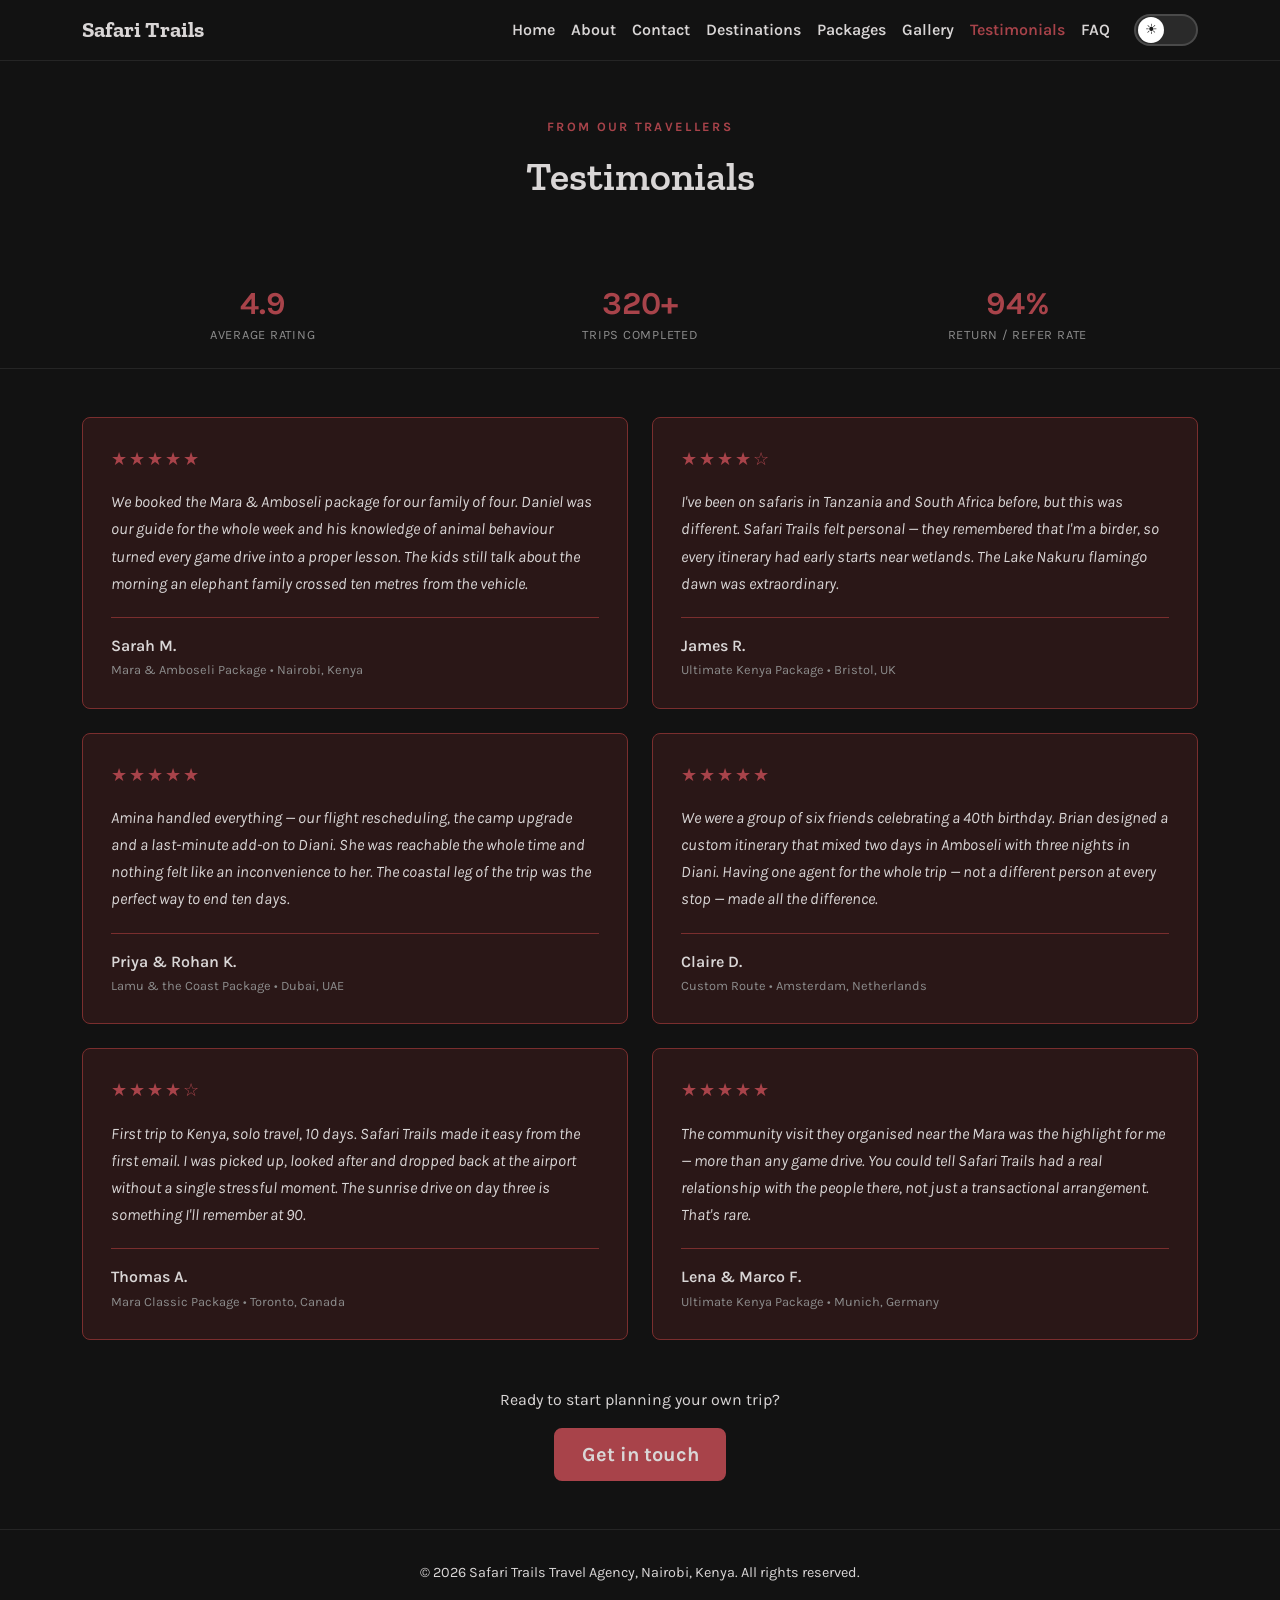
<file: testimonials.html>
<!DOCTYPE html>
<html lang="en">
<head>
  <meta charset="UTF-8">
  <meta name="viewport" content="width=device-width, initial-scale=1.0">
  <title>Testimonials | Safari Trails Travel Agency</title>
  <meta name="description" content="Read what travellers say about their Safari Trails experiences across Kenya.">

  <!-- Bootstrap 5 CSS framework for responsive grid and components -->
  <link href="https://cdn.jsdelivr.net/npm/bootstrap@5.3.3/dist/css/bootstrap.min.css" rel="stylesheet">
  <!-- Custom styles CSS link -->
  <link rel="stylesheet" href="css/style.css">
</head>
<body>

  <!-- ── Site Header & Navigation ── -->
  <header>
    <nav class="navbar navbar-expand-lg navbar-dark sticky-top">
      <div class="container">

        <!-- Brand logo linking back to homepage -->
        <a class="navbar-brand" href="index.html">Safari Trails</a>

        <!-- Hamburger toggle — collapses navbar on mobile screens -->
        <button class="navbar-toggler" type="button" data-bs-toggle="collapse" data-bs-target="#mainNav" aria-controls="mainNav" aria-expanded="false" aria-label="Toggle navigation">
          <span class="navbar-toggler-icon"></span>
        </button>

        <!-- Main navigation links — active class on Testimonials -->
        <div class="collapse navbar-collapse" id="mainNav">
          <ul class="navbar-nav ms-auto">
            <li class="nav-item"><a class="nav-link" href="index.html">Home</a></li>
            <li class="nav-item"><a class="nav-link" href="about.html">About</a></li>
            <li class="nav-item"><a class="nav-link" href="contact.html">Contact</a></li>
            <li class="nav-item"><a class="nav-link" href="destinations.html">Destinations</a></li>
            <li class="nav-item"><a class="nav-link" href="packages.html">Packages</a></li>
            <li class="nav-item"><a class="nav-link" href="gallery.html">Gallery</a></li>
            <li class="nav-item"><a class="nav-link active" aria-current="page" href="testimonials.html">Testimonials</a></li>
            <li class="nav-item"><a class="nav-link" href="faq.html">FAQ</a></li>
          </ul>
        </div>

        <!-- Dark / light mode toggle switch -->
        <div class="theme-switch ms-3" id="themeToggle" role="button" aria-label="Toggle light and dark mode">
          <div class="theme-switch-track">
            <span class="theme-switch-thumb">
              <span class="theme-icon sun">&#9728;</span>
              <span class="theme-icon moon">&#9790;</span>
            </span>
          </div>
        </div>

      </div>
    </nav>
  </header>
  <!-- End Header -->

  <!-- ── Page Header Banner ── -->
  <section class="page-header">
    <div class="container">
      <p class="eyebrow">From Our Travellers</p>
      <h1>Testimonials</h1>
    </div>
  </section>

  <!-- ── Stats Bar — key trust metrics displayed in 3 columns ── -->
  <section class="py-4 bg-light border-bottom">
    <div class="container">
      <div class="row text-center g-3">

        <!-- Stat 1: Average star rating -->
        <div class="col-4">
          <p class="stat-number">4.9</p>
          <p class="stat-label">Average rating</p>
        </div>

        <!-- Stat 2: Total trips completed -->
        <div class="col-4">
          <p class="stat-number">320+</p>
          <p class="stat-label">Trips completed</p>
        </div>

        <!-- Stat 3: Percentage of returning or referring customers -->
        <div class="col-4">
          <p class="stat-number">94%</p>
          <p class="stat-label">Return / refer rate</p>
        </div>

      </div>
    </div>
  </section>
  <!-- End Stats Bar -->

  <!-- ── Testimonials Grid — 6 cards in a 2-column responsive layout ── -->
  <section class="py-5">
    <div class="container">
      <div class="row g-4">

        <!-- Card 1: Family safari — Mara & Amboseli package, 5 stars -->
        <div class="col-md-6">
          <div class="testimonial-card">
            <div class="stars" aria-label="5 out of 5 stars">&#9733;&#9733;&#9733;&#9733;&#9733;</div>
            <blockquote>
              <p>
                We booked the Mara &amp; Amboseli package for our family of four.
                Daniel was our guide for the whole week and his knowledge of
                animal behaviour turned every game drive into a proper lesson.
                The kids still talk about the morning an elephant family crossed
                ten metres from the vehicle.
              </p>
            </blockquote>
            <div class="testimonial-author">
              <p class="author-name">Sarah M.</p>
              <p class="author-detail">Mara &amp; Amboseli Package &bull; Nairobi, Kenya</p>
            </div>
          </div>
        </div>

        <!-- Card 2: Returning traveller / birder — Ultimate Kenya package, 4 stars -->
        <div class="col-md-6">
          <div class="testimonial-card">
            <div class="stars" aria-label="4 out of 5 stars">&#9733;&#9733;&#9733;&#9733;&#9734;</div>
            <blockquote>
              <p>
                I've been on safaris in Tanzania and South Africa before, but
                this was different. Safari Trails felt personal — they remembered
                that I'm a birder, so every itinerary had early starts near
                wetlands. The Lake Nakuru flamingo dawn was extraordinary.
              </p>
            </blockquote>
            <div class="testimonial-author">
              <p class="author-name">James R.</p>
              <p class="author-detail">Ultimate Kenya Package &bull; Bristol, UK</p>
            </div>
          </div>
        </div>


        <!-- Card 3: Couple praising operations manager Amina — coastal package, 5 stars -->
        <div class="col-md-6">
          <div class="testimonial-card">
            <div class="stars" aria-label="5 out of 5 stars">&#9733;&#9733;&#9733;&#9733;&#9733;</div>
            <blockquote>
              <p>
                Amina handled everything — our flight rescheduling, the camp
                upgrade and a last-minute add-on to Diani. She was reachable
                the whole time and nothing felt like an inconvenience to her.
                The coastal leg of the trip was the perfect way to end ten days.
              </p>
            </blockquote>
            <div class="testimonial-author">
              <p class="author-name">Priya &amp; Rohan K.</p>
              <p class="author-detail">Lamu &amp; the Coast Package &bull; Dubai, UAE</p>
            </div>
          </div>
        </div>

        <!-- Card 4: Group birthday trip — custom itinerary, 5 stars -->
        <div class="col-md-6">
          <div class="testimonial-card">
            <div class="stars" aria-label="5 out of 5 stars">&#9733;&#9733;&#9733;&#9733;&#9733;</div>
            <blockquote>
              <p>
                We were a group of six friends celebrating a 40th birthday.
                Brian designed a custom itinerary that mixed two days in Amboseli
                with three nights in Diani. Having one agent for the whole trip
                &mdash; not a different person at every stop &mdash; made all
                the difference.
              </p>
            </blockquote>
            <div class="testimonial-author">
              <p class="author-name">Claire D.</p>
              <p class="author-detail">Custom Route &bull; Amsterdam, Netherlands</p>
            </div>
          </div>
        </div>

        <!-- Card 5: Solo traveller — Mara Classic package, 4 stars -->
        <div class="col-md-6">
          <div class="testimonial-card">
            <div class="stars" aria-label="4 out of 5 stars">&#9733;&#9733;&#9733;&#9733;&#9734;</div>
            <blockquote>
              <p>
                First trip to Kenya, solo travel, 10 days. Safari Trails made it
                easy from the first email. I was picked up, looked after and
                dropped back at the airport without a single stressful moment.
                The sunrise drive on day three is something I'll remember at 90.
              </p>
            </blockquote>
            <div class="testimonial-author">
              <p class="author-name">Thomas A.</p>
              <p class="author-detail">Mara Classic Package &bull; Toronto, Canada</p>
            </div>
          </div>
        </div>

        <!-- Card 6: Responsible tourism highlight — community visit, 5 stars -->
        <div class="col-md-6">
          <div class="testimonial-card">
            <div class="stars" aria-label="5 out of 5 stars">&#9733;&#9733;&#9733;&#9733;&#9733;</div>
            <blockquote>
              <p>
                The community visit they organised near the Mara was the
                highlight for me — more than any game drive. You could tell
                Safari Trails had a real relationship with the people there,
                not just a transactional arrangement. That's rare.
              </p>
            </blockquote>
            <div class="testimonial-author">
              <p class="author-name">Lena &amp; Marco F.</p>
              <p class="author-detail">Ultimate Kenya Package &bull; Munich, Germany</p>
            </div>
          </div>
        </div>
      </div>
      <!-- End testimonial grid -->

      <!-- Call to action — directs users to the contact page to start planning -->
      <div class="text-center mt-5">
        <p class="mb-3">Ready to start planning your own trip?</p>
        <a href="contact.html" class="btn btn-trail btn-lg">Get in touch</a>
      </div>

    </div>
  </section>

  <!-- ── Site Footer ── -->
  <footer>
    <div class="container">
      <p>&copy; 2026 Safari Trails Travel Agency, Nairobi, Kenya. All rights reserved.</p>
    </div>
  </footer>

  <!-- Bootstrap 5 JS bundle — required for navbar collapse on mobile -->
  <script src="https://cdn.jsdelivr.net/npm/bootstrap@5.3.3/dist/js/bootstrap.bundle.min.js"></script>
  
  <!-- Custom JavaScript link -->
  <script src="js/script.js"></script>
  
</body>
</html>
</file>
<file: css/style.css>
/* =========================================================
   Safari Trails Travel Agency — Base Stylesheet
   Design tokens: colour palette, typography, layout primitives
   ========================================================= */

@import url('https://fonts.googleapis.com/css2?family=Zilla+Slab:wght@500;600;700&family=Karla:wght@400;500;600;700&display=swap');

:root {
  --color-bark: #121212;     /* near-black — page background, header, footer, hero */
  --color-grass: #D9D6D6;    /* light warm grey — body text, headings, text on dark sections */
  --color-surface: #2A1717;  /* dark maroon — card / surface background */
  --color-amber: #A8434A;    /* primary accent — CTAs, active states, links on hover */
  --color-rust: #7A2E2E;     /* secondary accent — hover state, darker red */
  --color-olive: #8C8C8C;    /* tertiary accent — muted secondary text, tags */

  --font-display: "Zilla Slab", serif;
  --font-body: "Karla", sans-serif;
}

/* ----------------------------------------------------------
   BASE
   ---------------------------------------------------------- */

body {
  font-family: var(--font-body);
  color: var(--color-grass);
  background-color: var(--color-bark);
}

h1, h2, h3, h4, h5, h6 {
  font-family: var(--font-display);
  font-weight: 600;
  color: var(--color-grass);
}

a { color: var(--color-rust); text-decoration: none; }
a:hover { color: var(--color-amber); }

.eyebrow {
  text-transform: uppercase;
  letter-spacing: 0.18em;
  font-size: 0.8rem;
  font-weight: 700;
  color: var(--color-amber);
}

/* ----------------------------------------------------------
   NAVIGATION
   ---------------------------------------------------------- */

.navbar {
  background-color: var(--color-bark);
  border-bottom: 1px solid rgba(255, 255, 255, 0.08);
}

.navbar-brand {
  font-family: var(--font-display);
  font-weight: 700;
  font-size: 1.4rem;
  color: var(--color-grass) !important;
}

.navbar-nav .nav-link {
  color: var(--color-grass) !important;
  font-weight: 600;
}

.navbar-nav .nav-link.active,
.navbar-nav .nav-link:hover {
  color: var(--color-amber) !important;
}

/* ----------------------------------------------------------
   BUTTONS
   ---------------------------------------------------------- */

.btn-trail {
  background-color: var(--color-amber);
  border: 2px solid var(--color-amber);
  color: var(--color-grass);
  font-weight: 700;
  padding: 0.6rem 1.6rem;
}

.btn-trail:hover {
  background-color: var(--color-rust);
  border-color: var(--color-rust);
  color: var(--color-grass);
}

.btn-trail-outline {
  background-color: transparent;
  border: 2px solid var(--color-grass);
  color: var(--color-grass);
  font-weight: 700;
  padding: 0.6rem 1.6rem;
}

.btn-trail-outline:hover {
  background-color: var(--color-grass);
  border-color: var(--color-grass);
  color: var(--color-bark);
}

/* ----------------------------------------------------------
   HERO SECTION
   ---------------------------------------------------------- */

.hero {
  background-color: var(--color-bark);
  color: var(--color-grass);
  padding: 4.5rem 0 2.5rem;
}

.hero h1 { color: var(--color-grass); font-size: 2.6rem; margin: 1rem 0 1.25rem; }
.hero .lead { max-width: 36rem; color: var(--color-grass); opacity: 0.92; margin-bottom: 1.75rem; }
.hero .btn { margin: 0.25rem 0.5rem 0.25rem 0; }

/* SVG route map on homepage */
.trail-map { width: 100%; height: auto; margin-top: 2rem; }

.trail-map .trail-path {
  fill: none;
  stroke: var(--color-olive);
  stroke-width: 3;
  stroke-linecap: round;
  stroke-dasharray: 2 12;
}

.trail-map .trail-stop circle {
  fill: var(--color-amber);
  stroke: var(--color-grass);
  stroke-width: 3;
}

.trail-map .trail-stop .stop-number {
  fill: var(--color-bark);
  font-family: var(--font-display);
  font-weight: 700;
  font-size: 16px;
  text-anchor: middle;
  dominant-baseline: middle;
}

.trail-map .trail-stop .stop-label {
  fill: var(--color-grass);
  font-family: var(--font-body);
  font-weight: 600;
  font-size: 13px;
  text-anchor: middle;
}

/* ----------------------------------------------------------
   DIVIDER
   ---------------------------------------------------------- */

.trail-divider {
  border: none;
  border-top: 3px dotted var(--color-olive);
  position: relative;
  margin: 3rem 0;
}

.trail-divider::after {
  content: "";
  position: absolute;
  top: -8px; left: 50%;
  transform: translateX(-50%);
  width: 16px; height: 16px;
  border-radius: 50%;
  background-color: var(--color-amber);
  border: 2px solid var(--color-grass);
}

/* ----------------------------------------------------------
   PAGE HEADER BANNER
   ---------------------------------------------------------- */

.page-header {
  background-color: var(--color-bark);
  color: var(--color-grass);
  padding: 3.5rem 0;
  text-align: center;
}

.page-header h1 { color: var(--color-grass); margin-bottom: 0.5rem; }

/* ----------------------------------------------------------
   HOME — VALUE CARDS
   ---------------------------------------------------------- */

.value-card {
  background-color: var(--color-surface);
  border-radius: 0.5rem;
  padding: 2rem 1.5rem;
  height: 100%;
  border-top: 4px solid var(--color-amber);
}

.value-card h3 { font-size: 1.25rem; margin-bottom: 0.75rem; }

/* ----------------------------------------------------------
   ABOUT — TEAM CARDS
   ---------------------------------------------------------- */

.avatar-initials {
  width: 80px; height: 80px; border-radius: 50%;
  background-color: var(--color-bark);
  color: var(--color-grass);
  font-family: var(--font-display);
  font-weight: 700; font-size: 1.5rem;
  display: flex; align-items: center; justify-content: center;
  margin: 0 auto 1rem auto;
}

.team-photo {
  width: 96px;
  height: 96px;
  border-radius: 50%;
  object-fit: cover;
  background-color: var(--color-surface);
  border: 2px solid var(--color-amber);
  margin: 0 auto 1rem auto;
  display: block;
}

.team-card {
  background-color: var(--color-surface);
  border-radius: 0.5rem;
  padding: 2rem 1.5rem;
  text-align: center;
  height: 100%;
}

.team-card .role {
  color: var(--color-rust);
  font-weight: 700;
  font-size: 0.9rem;
  text-transform: uppercase;
  letter-spacing: 0.06em;
  margin-bottom: 0.75rem;
}

/* ----------------------------------------------------------
   CONTACT PAGE
   ---------------------------------------------------------- */

.contact-info-card {
  background-color: var(--color-surface);
  border-radius: 0.5rem;
  padding: 2rem;
  height: 100%;
}

.contact-info-card dt {
  font-weight: 700;
  color: var(--color-rust);
  text-transform: uppercase;
  font-size: 0.8rem;
  letter-spacing: 0.05em;
  margin-top: 1rem;
}

.contact-form .form-control,
.contact-form .form-select {
  background-color: var(--color-surface);
  color: var(--color-grass);
  border: 1px solid var(--color-rust);
  border-radius: 0.4rem;
}

.contact-form .form-control:focus,
.contact-form .form-select:focus {
  border-color: var(--color-amber);
  box-shadow: 0 0 0 0.2rem rgba(168, 67, 74, 0.3);
}

.contact-form label { font-weight: 600; margin-bottom: 0.3rem; }

/* ----------------------------------------------------------
   FILTER BAR — destinations and gallery pages
   ---------------------------------------------------------- */

/* Override Bootstrap bg-light so filter bar matches dark page */
.filter-bar {
  background-color: var(--color-bark);
  border-bottom: 1px solid rgba(255, 255, 255, 0.08);
  padding: 1rem 0;
}

/* Keeps Bootstrap section dark even if bg-light class is present */
section.bg-light {
  background-color: var(--color-bark) !important;
  border-bottom-color: rgba(255, 255, 255, 0.08) !important;
}

/* ----------------------------------------------------------
   DESTINATION CARDS
   ---------------------------------------------------------- */

/* Card container — full height flex column */
.destination-card {
  background-color: var(--color-surface);
  border: 1px solid var(--color-rust);
  border-radius: 8px;
  overflow: hidden;
  height: 100%;
  display: flex;
  flex-direction: column;
  transition: box-shadow 0.2s ease, transform 0.2s ease;
}

.destination-card:hover {
  box-shadow: 0 6px 20px rgba(168, 67, 74, 0.2);
  transform: translateY(-3px);
}

/* Image wrapper — fixed aspect ratio so all images are the same height */
.destination-img-wrap {
  position: relative;
  overflow: hidden;
  aspect-ratio: 4 / 3;
  background: var(--color-surface);
}

/* Image fills the wrapper completely */
.destination-img {
  width: 100%;
  height: 100%;
  object-fit: cover;
  display: block;
  transition: transform 0.35s ease;
}

.destination-card:hover .destination-img {
  transform: scale(1.04);
}

/* Coloured badge on top of the image — Safari / Coastal / Highland */
.destination-badge {
  position: absolute;
  top: 12px;
  left: 12px;
  background: var(--color-amber);
  color: var(--color-grass);
  font-size: 0.72rem;
  font-weight: 600;
  letter-spacing: 0.06em;
  text-transform: uppercase;
  padding: 3px 10px;
  border-radius: 4px;
}

/* Card text area */
.destination-body {
  padding: 1.25rem;
  flex: 1;
  display: flex;
  flex-direction: column;
}

/* Small muted location and season line */
.destination-meta {
  font-size: 0.8rem;
  color: var(--color-olive);
  margin-bottom: 0.6rem;
}

/* Push the View packages button to the bottom of every card */
.destination-body a {
  margin-top: auto;
}

/* ----------------------------------------------------------
   GALLERY GRID
   ---------------------------------------------------------- */

/* Photo item — fixed aspect ratio with hover zoom */
.gallery-item {
  position: relative;
  overflow: hidden;
  border-radius: 6px;
  cursor: pointer;
  aspect-ratio: 4 / 3;
  background: var(--color-surface);
}

.gallery-img {
  width: 100%;
  height: 100%;
  object-fit: cover;
  display: block;
  transition: transform 0.35s ease;
}

.gallery-item:hover .gallery-img {
  transform: scale(1.06);
}

/* Dark overlay that fades in on hover */
.gallery-overlay {
  position: absolute;
  inset: 0;
  background: rgba(18, 18, 18, 0.55);
  display: flex;
  align-items: flex-end;
  padding: 0.75rem;
  opacity: 0;
  transition: opacity 0.25s ease;
}

.gallery-item:hover .gallery-overlay {
  opacity: 1;
}

/* Category label badge inside the overlay */
.gallery-overlay span {
  background: var(--color-amber);
  color: var(--color-grass);
  font-size: 0.72rem;
  font-weight: 600;
  letter-spacing: 0.06em;
  text-transform: uppercase;
  padding: 2px 8px;
  border-radius: 3px;
}

/* ----------------------------------------------------------
   PACKAGES PAGE
   ---------------------------------------------------------- */

/* Card container */
.package-card {
  background-color: var(--color-surface);
  border: 1px solid var(--color-rust);
  border-radius: 8px;
  overflow: hidden;
  height: 100%;
  display: flex;
  flex-direction: column;
}

/* Featured card — highlighted with amber border */
.package-card--featured {
  border-color: var(--color-amber);
  box-shadow: 0 4px 16px rgba(168, 67, 74, 0.25);
}

/* Custom card — dashed border style */
.package-card--custom {
  border-style: dashed;
  border-color: var(--color-olive);
}

/* Dark header band at the top of each card */
.package-header {
  background: var(--color-bark);
  color: var(--color-grass);
  padding: 1.4rem 1.4rem 1.1rem;
}

.package-card--featured .package-header {
  background: var(--color-amber);
}

.package-header .eyebrow {
  color: var(--color-olive);
  font-size: 0.72rem;
  letter-spacing: 0.1em;
  text-transform: uppercase;
  margin-bottom: 0.35rem;
}

.package-card--featured .package-header .eyebrow {
  color: var(--color-grass);
}

.package-duration {
  color: var(--color-olive);
  font-size: 0.85rem;
  margin-bottom: 0;
}

.package-card--featured .package-duration {
  color: var(--color-grass);
}

/* Card body */
.package-body {
  padding: 1.4rem;
  flex: 1;
  display: flex;
  flex-direction: column;
}

.package-price {
  font-size: 1.05rem;
  margin-bottom: 1rem;
  padding-bottom: 1rem;
  border-bottom: 1px solid var(--color-rust);
  color: var(--color-grass);
}

/* Includes list with amber tick marks */
.package-includes {
  list-style: none;
  padding: 0;
  margin: 0 0 1.5rem 0;
  flex: 1;
}

.package-includes li {
  padding: 0.28rem 0 0.28rem 1.4rem;
  position: relative;
  font-size: 0.9rem;
  color: var(--color-grass);
}

.package-includes li::before {
  content: "✓";
  position: absolute;
  left: 0;
  color: var(--color-amber);
  font-weight: 700;
}

/* ----------------------------------------------------------
   TESTIMONIALS PAGE
   ---------------------------------------------------------- */

/* Testimonial card */
.testimonial-card {
  background-color: var(--color-surface);
  border: 1px solid var(--color-rust);
  border-radius: 8px;
  padding: 1.75rem;
  height: 100%;
}

/* Star rating — amber colour */
.stars {
  color: var(--color-amber);
  font-size: 1.1rem;
  letter-spacing: 2px;
  margin-bottom: 1rem;
}

.testimonial-card blockquote {
  margin: 0 0 1.25rem 0;
  padding: 0;
  border: none;
  font-style: italic;
  color: var(--color-grass);
}

.testimonial-card blockquote p {
  margin: 0;
  line-height: 1.7;
}

.testimonial-author {
  border-top: 1px solid var(--color-rust);
  padding-top: 1rem;
}

.author-name {
  font-weight: 600;
  margin-bottom: 0.15rem;
  color: var(--color-grass);
}

.author-detail {
  font-size: 0.8rem;
  color: var(--color-olive);
  margin: 0;
}

/* Stats bar numbers and labels */
.stat-number {
  font-size: 2rem;
  font-weight: 700;
  color: var(--color-amber);
  margin: 0;
  line-height: 1;
}

.stat-label {
  font-size: 0.8rem;
  color: var(--color-olive);
  margin: 0.3rem 0 0 0;
  text-transform: uppercase;
  letter-spacing: 0.06em;
}

/* ----------------------------------------------------------
   LIGHT MODE OVERRIDE
   Applied when body has the light-mode class
   ---------------------------------------------------------- */

body.light-mode {
  background-color: #f5f0eb;
  color: #1a1a1a;
}

/* Headings */
body.light-mode h1,
body.light-mode h2,
body.light-mode h3,
body.light-mode h4,
body.light-mode h5,
body.light-mode h6 {
  color: #1a1a1a;
}

/* Navbar */
body.light-mode .navbar {
  background-color: #fff;
  border-bottom: 1px solid #e0d9cf;
}

body.light-mode .navbar-brand {
  color: #1a1a1a !important;
}

body.light-mode .navbar-nav .nav-link {
  color: #1a1a1a !important;
}

body.light-mode .navbar-nav .nav-link.active,
body.light-mode .navbar-nav .nav-link:hover {
  color: var(--color-amber) !important;
}

/* Page header banner */
body.light-mode .page-header {
  background-color: #ede8e1;
}

body.light-mode .page-header h1 {
  color: #1a1a1a;
}

/* Cards */
body.light-mode .destination-card,
body.light-mode .package-card,
body.light-mode .testimonial-card,
body.light-mode .team-card,
body.light-mode .value-card,
body.light-mode .contact-info-card {
  background-color: #fff;
  border-color: #d0c9c0;
}

/* Package header */
body.light-mode .package-header {
  background-color: #ede8e1;
  color: #1a1a1a;
}

body.light-mode .package-header h2 {
  color: #1a1a1a;
}

/* Package includes text */
body.light-mode .package-includes li {
  color: #1a1a1a;
}

/* Package price */
body.light-mode .package-price {
  color: #1a1a1a;
  border-bottom-color: #d0c9c0;
}

/* Contact form */
body.light-mode .contact-form .form-control,
body.light-mode .contact-form .form-select {
  background-color: #fff;
  color: #1a1a1a;
  border-color: #d0c9c0;
}

/* Hero section */
body.light-mode .hero {
  background-color: #ede8e1;
}

body.light-mode .hero h1,
body.light-mode .hero .lead {
  color: #1a1a1a;
}

/* Filter bar */
body.light-mode section.bg-light {
  background-color: #ede8e1 !important;
}

/* Testimonial blockquote */
body.light-mode .testimonial-card blockquote {
  color: #1a1a1a;
}

body.light-mode .author-name {
  color: #1a1a1a;
}

/* Footer */
body.light-mode footer {
  background-color: #ede8e1;
  color: #1a1a1a;
  border-top-color: #d0c9c0;
}

/* Hamburger toggler icon on light mode */
body.light-mode .navbar-toggler-icon {
  filter: invert(1);
}

/* ----------------------------------------------------------
   THEME TOGGLE SWITCH
   Sliding pill toggle — sun icon for dark, moon for light
   ---------------------------------------------------------- */

/* Outer clickable wrapper */
.theme-switch {
  cursor: pointer;
  display: inline-flex;
  align-items: center;
  flex-shrink: 0;
}

/* The pill track */
.theme-switch-track {
  width: 64px;
  height: 32px;
  border-radius: 999px;
  background-color: #2a2a2a;
  position: relative;
  transition: background-color 0.3s ease;
  border: 2px solid rgba(255, 255, 255, 0.15);
}

/* Light mode — track becomes white */
body.light-mode .theme-switch-track {
  background-color: #fff;
  border-color: #d0c9c0;
}

/* The sliding circle thumb */
.theme-switch-thumb {
  width: 26px;
  height: 26px;
  border-radius: 50%;
  background-color: #fff;
  position: absolute;
  top: 1px;
  left: 2px;
  transition: transform 0.3s ease, background-color 0.3s ease;
  display: flex;
  align-items: center;
  justify-content: center;
}

/* Light mode — thumb slides to the right and goes dark */
body.light-mode .theme-switch-thumb {
  transform: translateX(32px);
  background-color: #1a1a1a;
}

/* Sun and moon icons inside the thumb */
.theme-icon {
  font-size: 0.9rem;
  line-height: 1;
  position: absolute;
}

/* Sun shows in dark mode */
.theme-icon.sun {
  display: block;
  color: #1a1a1a;
}

/* Moon shows in light mode */
.theme-icon.moon {
  display: none;
  color: #fff;
}

/* Swap icons when light mode is active */
body.light-mode .theme-icon.sun {
  display: none;
}

body.light-mode .theme-icon.moon {
  display: block;
}

/* ----------------------------------------------------------
   SITE FOOTER
   ---------------------------------------------------------- */

footer {
  background-color: var(--color-bark);
  color: var(--color-grass);
  padding: 2rem 0;
  text-align: center;
  font-size: 0.9rem;
  border-top: 1px solid rgba(255, 255, 255, 0.08);
}

footer a { color: var(--color-grass); }
footer a:hover { color: var(--color-amber); }

/* ----------------------------------------------------------
   RESPONSIVE — MOBILE (max 576px)
   ---------------------------------------------------------- */

@media (max-width: 576px) {
  .hero { padding: 3rem 0 2rem; text-align: center; }
  .hero h1 { font-size: 2rem; }
  .hero .btn { display: block; width: 100%; margin: 0.4rem 0; }
  .trail-map .stop-label { font-size: 11px; }
  .page-header { padding: 2.5rem 0; }
  .team-card,
  .contact-info-card { margin-bottom: 1rem; }
  .destination-card,
  .package-card,
  .testimonial-card { margin-bottom: 1rem; }
}
</file>
